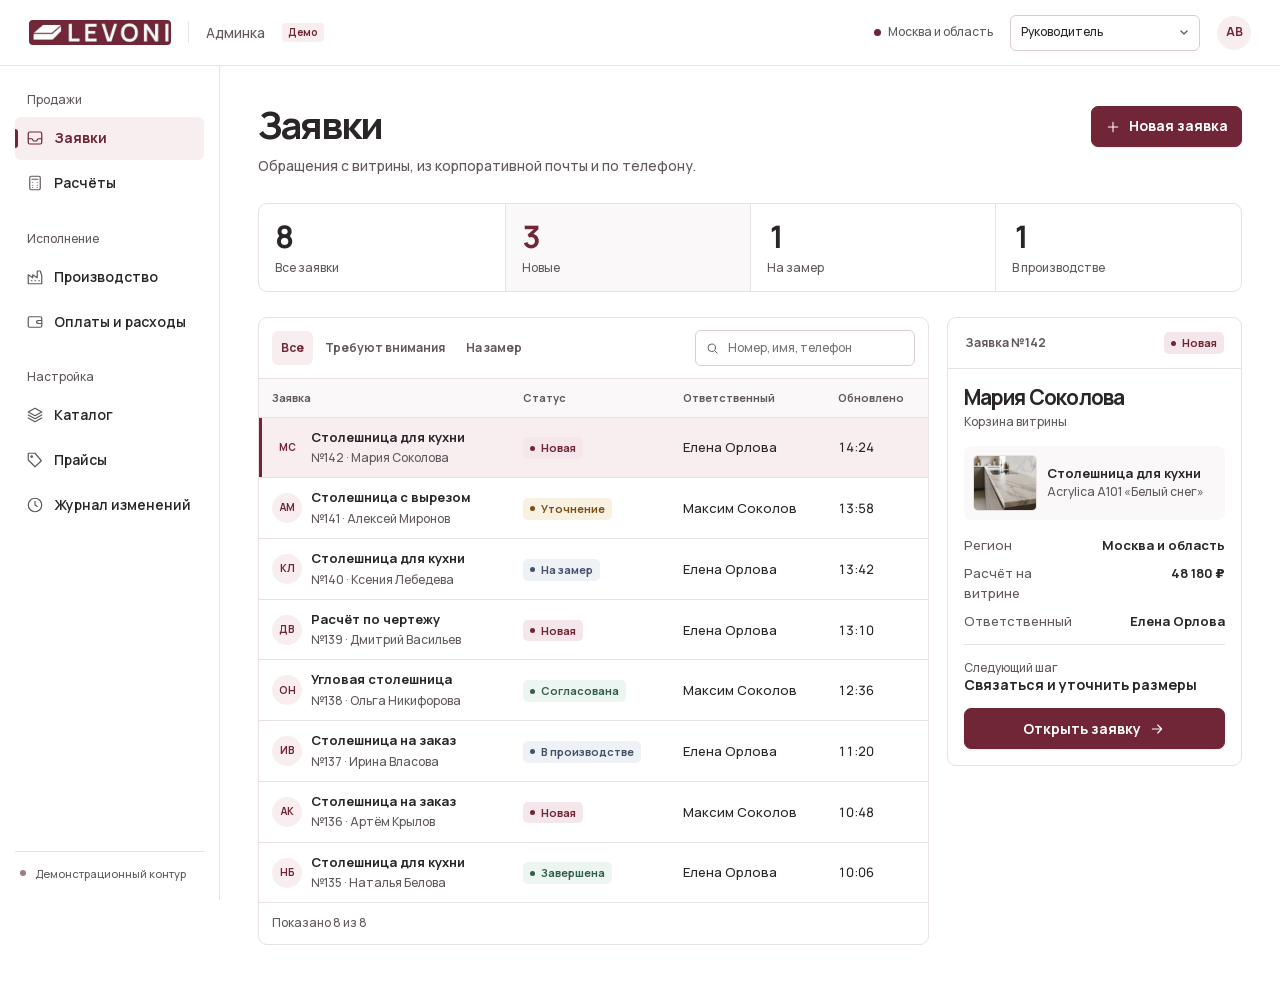
<file: admin/index.html>
<!doctype html>
<html lang="ru">
<head>
  <meta charset="utf-8">
  <meta name="viewport" content="width=device-width, initial-scale=1">
  <meta name="robots" content="noindex,nofollow">
  <title>LEVONI · Админка</title>
  <link rel="stylesheet" href="styles.css">
  <script defer src="specification.js"></script>
  <script defer src="app.js"></script>
</head>
<body>
  <a class="skip-link" href="#workspace">К рабочей области</a>
  <header class="topbar">
    <div class="identity">
      <button class="icon-btn menu-toggle" type="button" data-action="menu" aria-label="Меню" aria-controls="sidebar" aria-expanded="false">☰</button>
      <a class="wordmark" href="#leads" aria-label="LEVONI, заявки"><img src="assets/levoni-brand.png" width="676" height="120" alt="LEVONI"></a>
      <span class="workspace-name">Админка</span>
      <span class="demo-label">Демо</span>
    </div>
    <div class="topbar-tools">
      <span class="location"><span class="location-dot" aria-hidden="true"></span>Москва и область</span>
      <label class="role-select">
        <span class="sr-only">Роль в макете</span>
        <select id="role">
          <option value="leadership">Руководитель</option>
          <option value="manager">Менеджер</option>
          <option value="catalog">Администратор каталога</option>
          <option value="accounting">Бухгалтерия</option>
        </select>
      </label>
      <span class="avatar" id="avatar" aria-hidden="true">АВ</span>
    </div>
  </header>
  <div class="shell">
    <aside class="sidebar" id="sidebar">
      <nav id="navigation" aria-label="Разделы админки"></nav>
      <div class="sidebar-footer"><span class="status-dot" aria-hidden="true"></span>Демонстрационный контур</div>
    </aside>
    <main class="workspace" id="workspace" tabindex="-1"></main>
  </div>
  <dialog id="dialog" aria-labelledby="dialog-title"></dialog>
  <div id="notification" class="notification" role="status" aria-live="polite"></div>
</body>
</html>
</file>
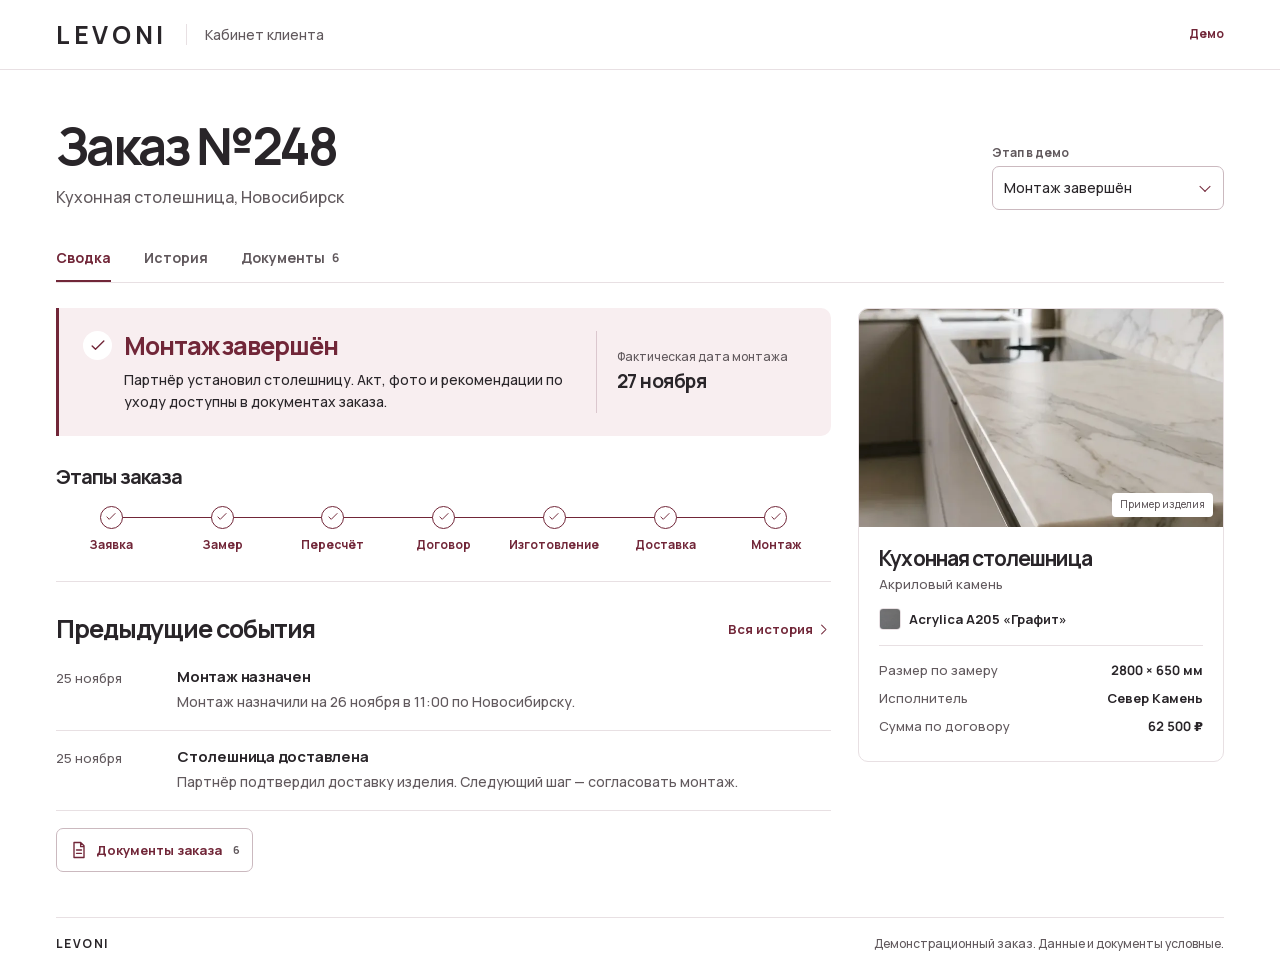
<file: client/index.html>
<!doctype html>
<html lang="ru">
<head>
  <meta charset="utf-8">
  <meta name="viewport" content="width=device-width, initial-scale=1">
  <meta name="robots" content="noindex,nofollow">
  <title>Заказ №248 • LEVONI</title>
  <link rel="icon" href="data:,">
  <link rel="stylesheet" href="styles.css">
  <script defer src="app.js"></script>
</head>
<body>
  <a class="skip" href="#content">К содержанию</a>
  <header class="masthead">
    <div class="wrap masthead-inner">
      <a class="wordmark" href="./" aria-label="LEVONI, кабинет клиента">LEVONI</a>
      <span class="account-label">Кабинет клиента</span>
      <span class="demo-label">Демо</span>
    </div>
  </header>

  <main class="wrap">
    <div class="order-head">
      <div>
        <h1>Заказ №248</h1>
        <p>Кухонная столешница, Новосибирск</p>
      </div>
      <div class="demo-control">
        <label for="demo-stage">Этап в демо</label>
        <span class="stage-field"><select id="demo-stage"></select></span>
      </div>
    </div>
    <nav class="tabs" aria-label="Разделы заказа">
      <a href="#order" data-view="order">Сводка</a>
      <a href="#history" data-view="history">История</a>
      <a href="#documents" data-view="documents">Документы <span class="count" id="document-count" aria-hidden="true"></span></a>
    </nav>
    <p class="sr-only" id="announcement" role="status"></p>
    <div id="content" tabindex="-1"></div>
    <noscript><p>Для просмотра статусов и документов в макете включите JavaScript.</p></noscript>
  </main>

  <footer class="wrap footer">
    <span>LEVONI</span>
    <p>Демонстрационный заказ. Данные и документы условные.</p>
  </footer>
</body>
</html>
</file>
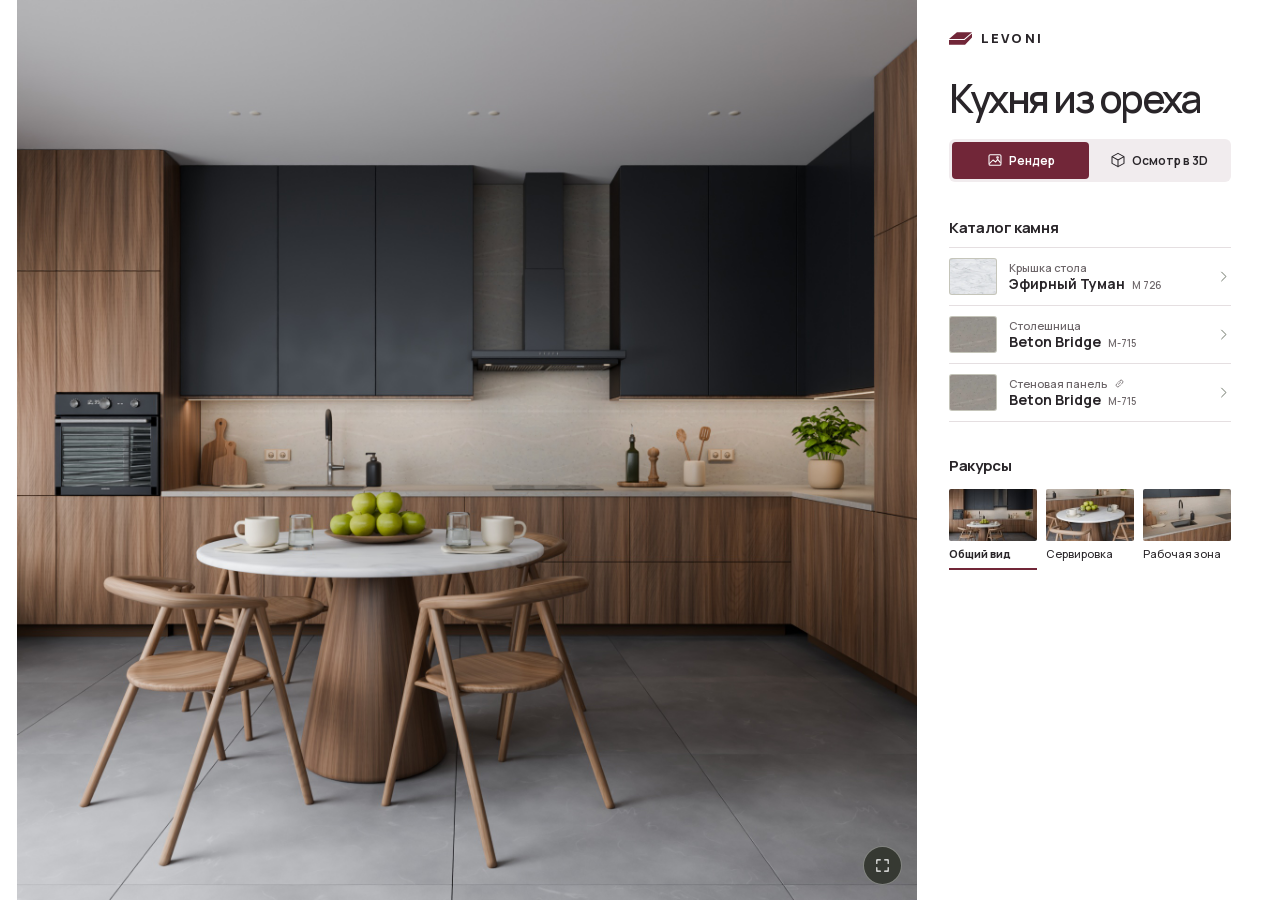
<file: interior/index.html>
<!doctype html>
<html lang="ru">
<head>
  <meta charset="utf-8">
  <meta name="viewport" content="width=device-width, initial-scale=1">
  <meta name="theme-color" content="#e7e8e2">
  <title>Кухня из ореха · LEVONI</title>
  <script>if (new URLSearchParams(location.search).has('decor')) document.documentElement.classList.add('opening-decor')</script>
  <style>
    @font-face{font-family:Manrope;src:url("[data-uri]") format("woff2");font-weight:200 800;font-display:swap;unicode-range:U+0400-052F}
    @font-face{font-family:Manrope;src:url("[data-uri]") format("woff2");font-weight:200 800;font-display:swap;unicode-range:U+0000-024F,U+2000-206F,U+20AC,U+2116}
    :root{--paper:#e7e8e2;--panel:#f5f6f0;--ink:#282d25;--muted:#595e55;--line:#c9ccc1;--accent:#424d3b;--focus:#566b42;--segment:#e0e3d9;--field:#fbfcf7}
    .shop-interior{--paper:#f6f3f4;--panel:#fff;--ink:#292529;--muted:#6c6568;--line:#e5dfe1;--accent:#712638;--focus:#712638;--segment:#f1ecee;--field:#fff}
    *{box-sizing:border-box}
    body{margin:0;color:var(--ink);background:var(--paper);font:500 15px/1.45 Manrope,Arial,sans-serif;-webkit-font-smoothing:antialiased}
    button,a{font:inherit;color:inherit}
    button{cursor:pointer}
    button:focus-visible,a:focus-visible,canvas:focus-visible{outline:3px solid var(--focus);outline-offset:4px}
    [hidden]{display:none!important}
    .defs{position:absolute;width:0;height:0;overflow:hidden}
    .icon{width:20px;height:20px;fill:none;stroke:currentColor;stroke-width:1.55;stroke-linecap:round;stroke-linejoin:round;flex:none}
    .layout{max-width:1570px;margin:auto;padding:clamp(16px,3.5vh,46px) clamp(18px,3.5vw,65px);min-height:100svh;display:grid;align-content:center}
    .viewer{display:grid;grid-template-columns:minmax(0,1fr) clamp(310px,27vw,390px);margin:auto;width:min(100%,calc(92svh + clamp(310px,27vw,390px)));background:var(--panel);box-shadow:0 15px 58px -29px #242b2538}
    @media(min-width:801px){.shop-interior{background:var(--panel)}.shop-interior .layout{max-width:none;padding:0}.shop-interior .viewer{box-shadow:none;width:min(100%,calc(100svh + clamp(310px,27vw,390px)))}}
    .stage{aspect-ratio:1;position:relative;isolation:isolate;min-width:0;overflow:hidden;background:#302e2a;align-self:start}
    .photo-frame{position:absolute;width:var(--photo-size,100%);aspect-ratio:1;top:50%;left:50%;transform:translate(-50%,-50%)}
    .opening-decor .photo-frame{visibility:hidden}
    .opening-decor .stage::before{content:"Загружаем интерьер…";position:absolute;inset:0;display:grid;place-items:center;color:#fff;font-size:14px}
    .surface-choice.from-card .target-name{color:var(--accent);font-weight:750}
    .shop-interior .surface-choice.from-card>img{outline:2px solid var(--accent);outline-offset:1px}
    .poster,.surface,.surface canvas{display:block;width:100%;height:100%}
    .poster,.surface,.finish-layer{position:absolute;inset:0}
    .poster,.finish-layer{user-select:none;pointer-events:none}
    .finish-layer{inset:auto;display:block}
    .surface canvas{touch-action:none;cursor:grab}
    .surface canvas:active{cursor:grabbing}
    .stage:fullscreen,.stage.expanded{background:#21241f;width:100%;height:100%;aspect-ratio:auto}
    .stage.expanded{position:fixed;inset:0;z-index:8}
    .stagebar{position:absolute;right:15px;bottom:15px;display:flex;gap:6px;align-items:center}
    .tool{width:39px;height:39px;border:1px solid #ffffff60;border-radius:50%;background:#262920c7;color:white;display:grid;place-items:center;backdrop-filter:blur(7px)}
    .tool:hover{background:#252a22}.tool .icon{width:17px;height:17px}
    .message{position:absolute;left:50%;top:50%;transform:translate(-50%,-50%);border-radius:5px;background:#272d24e8;color:#fff;padding:12px 18px;text-align:center;font-size:14px;pointer-events:none}
    .side{position:relative;min-width:0;min-height:0}
    .overview,.picker{position:absolute;inset:0;padding:clamp(20px,2.5vw,36px);min-height:0;display:flex;flex-direction:column}
    .overview{overflow:auto;scrollbar-width:thin}
    .signature{display:flex;align-items:center;gap:9px;font-size:13px;line-height:1;letter-spacing:.16em;font-weight:800}
    .signature svg{height:21px;width:21px;stroke-width:1.35}
    h1{margin:clamp(18px,3.7vh,38px) 0 20px;font-size:clamp(32px,3.05vw,49px);letter-spacing:-.064em;font-weight:560;line-height:1.04}
    h2{font-size:15px;letter-spacing:-.025em;margin:0;font-weight:700}
    .modes{display:flex;background:var(--segment);padding:3px;border-radius:6px;gap:2px}
    .modes button{border:0;display:flex;align-items:center;justify-content:center;gap:6px;min-height:37px;border-radius:4px;flex:1;background:transparent;color:var(--ink);font-weight:650;font-size:12px;white-space:nowrap}
    .modes button[aria-pressed=true]{background:var(--accent);color:#fff}
    .modes .icon{width:16px;height:16px}
    .hint{font-size:12px;line-height:1.45;color:var(--muted);margin:8px 0 0}
    .finish-controls,.camera-list{margin-top:clamp(18px,3.7vh,37px)}
    .section-head{display:flex;align-items:center;justify-content:space-between;min-height:25px;margin-bottom:7px}
    .quiet{background:none;border:0;color:var(--muted);display:inline-flex;align-items:center;gap:6px;font-size:12px;font-weight:600;padding:3px 0}
    .quiet:hover{color:var(--accent);text-decoration:underline;text-underline-offset:3px}
    .quiet .icon{width:15px;height:15px}
    .surface-choice{width:100%;background:transparent;border:0;border-top:1px solid var(--line);padding:10px 0;display:grid;grid-template-columns:48px minmax(0,1fr) 15px;align-items:center;gap:12px;text-align:left}
    .surface-choice:last-child{border-bottom:1px solid var(--line)}
    .surface-choice:hover .chosen-name{color:var(--accent)}
    .surface-choice>img,.sample-image{background:#dbd9ce;box-shadow:inset 0 0 0 1px #282d2520}
    .surface-choice>img{display:block;width:48px;height:37px;object-fit:cover;border-radius:3px;border:1px solid #282d251e}
    .surface-choice>span{min-width:0}
    .target-name{display:flex;align-items:center;gap:6px;color:var(--muted);font-size:11px;font-weight:560;line-height:1.4}
    .target-name .icon{width:13px;height:13px}
    .chosen-value{display:flex;align-items:baseline;gap:7px;min-width:0}
    .chosen-name{display:block;font-size:14px;line-height:1.35;font-weight:700;overflow:hidden;text-overflow:ellipsis;white-space:nowrap}
    .chosen-code{color:var(--muted);flex:none;font-size:10px;font-weight:550;white-space:nowrap}
    .arrow{width:15px;height:15px;color:#6b7366}
    .camera-list{display:grid;grid-template-columns:repeat(3,minmax(0,1fr));gap:9px}
    .camera-list h2{grid-column:1/-1;margin-bottom:3px}
    .view{margin:0;padding:0 0 7px;border:0;border-bottom:2px solid transparent;display:flex;flex-direction:column;align-items:flex-start;gap:6px;text-align:left;background:transparent;font-size:11px;line-height:1.3}
    .view img{width:100%;aspect-ratio:1.7;object-fit:cover;border-radius:2px}
    .view[aria-pressed=true]{border-bottom-color:var(--accent);font-weight:750}
    .view:hover{color:var(--accent)}
    .bottom{margin-top:auto;padding-top:clamp(18px,3vh,38px)}
    .download{display:inline-flex;align-items:center;gap:8px;text-decoration:none;font-weight:650;font-size:12px}
    .download:hover{text-decoration:underline;text-underline-offset:4px}
    .download .icon{width:16px;height:16px}
    .picker{overflow:hidden}
    .picker-top{display:flex;align-items:center;justify-content:space-between;min-height:28px}
    .back{display:inline-flex;gap:8px;align-items:center;border:0;background:transparent;padding:4px 0;color:var(--muted);font-size:12px;font-weight:650}
    .back .icon{width:16px;height:16px;transform:rotate(180deg)}
    .picker-count{color:var(--muted);font-size:11px;font-variant-numeric:tabular-nums}
    .picker h2{margin:17px 0 13px;font-size:clamp(24px,2.35vw,34px);line-height:1.1;letter-spacing:-.052em;font-weight:590}
    .search-box{display:flex;align-items:center;gap:8px;border:1px solid var(--line);border-radius:4px;background:var(--field);padding:0 10px;flex:none}
    .search-box:focus-within{outline:2px solid var(--focus);outline-offset:1px}
    .search-box .icon{width:16px;height:16px;color:var(--muted)}
    .search-box input{background:none;border:0;color:var(--ink);width:100%;min-width:0;font:inherit;font-size:12px;padding:10px 0;outline:0}
    .link-label{display:flex;align-items:center;gap:8px;cursor:pointer;font-size:12px;font-weight:650;margin:12px 0 0}
    .link-label input{accent-color:var(--accent);margin:0;width:16px;height:16px}
    .catalog-scroll{overflow:auto;overscroll-behavior:contain;scrollbar-width:thin;margin:15px -5px 0;padding:2px 5px 6px;min-height:0}
    .catalog-grid{display:grid;grid-template-columns:repeat(2,minmax(0,1fr));gap:13px 10px}
    .sample{background:none;border:0;text-align:left;padding:2px;min-width:0;display:flex;flex-direction:column;align-items:stretch;gap:0;color:var(--ink)}
    .sample-image{display:block;position:relative;border-radius:3px;overflow:hidden;border:1px solid #363c2e26;aspect-ratio:2.05}
    .sample-image img{display:block;width:100%;height:100%;object-fit:cover}
    .sample-check{display:none;position:absolute;right:5px;bottom:5px;background:var(--accent);color:white;border:1px solid #ffffffad;border-radius:50%;padding:2px;width:18px;height:18px}
    .sample[aria-pressed=true] .sample-check{display:block}
    .sample[aria-pressed=true] .sample-image{outline:2px solid var(--accent);outline-offset:1px}
    .sample:hover .sample-image{border-color:var(--accent)}
    .sample-name{font-weight:700;font-size:12px;line-height:1.35;margin-top:6px}
    .sample-code{color:var(--muted);font-size:10px;line-height:1.4;margin-top:1px}
    .empty{font-size:13px;color:var(--muted);margin:8px 0}
    @media(max-width:800px){
      .layout{min-height:auto;padding:0;max-width:660px}
      .viewer{display:flex;flex-direction:column;width:100%;box-shadow:none}
      .stage{width:100%;align-self:center}
      .overview,.picker{position:static;padding:20px clamp(18px,4vw,32px) 26px}
      .signature{font-size:11px;gap:6px}.signature svg{width:17px;height:17px}
      h1{font-size:clamp(31px,6vw,42px);margin:12px 0 14px}
      .modes{max-width:360px}
      .finish-controls,.camera-list{margin-top:21px}
      .surface-choice{padding:8px 0}
      .view{font-size:12px}.view img{aspect-ratio:2.1}
      .bottom{padding-top:20px}.stagebar{bottom:11px;right:11px}
      body.choosing .viewer{height:100svh}
      body.choosing .stage:not(:fullscreen):not(.expanded){height:min(42svh,100vw);aspect-ratio:auto;flex:none}
      body.choosing .side{flex:1;min-height:0}
      .picker{height:100%;padding-top:10px;padding-bottom:max(8px,env(safe-area-inset-bottom))}
      .picker h2{font-size:24px;margin:6px 0 10px}
      .catalog-scroll{margin-top:9px}
      .catalog-grid{grid-template-columns:repeat(auto-fit,minmax(min(125px,42%),1fr));gap:10px}
    }
    @media(max-width:380px){.view{font-size:11px}.tool{width:36px;height:36px}}
    @media(max-width:800px) and (max-height:570px){body.choosing .stage:not(:fullscreen):not(.expanded){height:26svh}.picker h2{font-size:20px}.search-box input{padding:7px 0}}
  </style>
</head>
<body class="shop-interior">
  <svg class="defs" xmlns="http://www.w3.org/2000/svg" aria-hidden="true">
    <symbol id="i-render" viewBox="0 0 24 24"><rect x="3" y="4" width="18" height="16" rx="2"/><path d="m4 17 5-5 4 3 3-4 4 5"/><circle cx="15.8" cy="8.3" r="1.2"/></symbol>
    <symbol id="i-cube" viewBox="0 0 24 24"><path d="m12 2 9 5v10l-9 5-9-5V7zM3 7l9 5 9-5m-9 5v10"/></symbol>
    <symbol id="i-expand" viewBox="0 0 24 24"><path d="M4 9V4h5m6 0h5v5m0 6v5h-5m-6 0H4v-5"/></symbol>
    <symbol id="i-fit" viewBox="0 0 24 24"><path d="M3 9h6V3m12 6h-6V3m0 18v-6h6m-12 6v-6H3"/></symbol>
    <symbol id="i-reset" viewBox="0 0 24 24"><path d="M4 10a8 8 0 1 1 .8 6M4 5v5h5"/></symbol>
    <symbol id="i-plus" viewBox="0 0 24 24"><path d="M5 12h14m-7-7v14"/></symbol>
    <symbol id="i-minus" viewBox="0 0 24 24"><path d="M5 12h14"/></symbol>
    <symbol id="i-down" viewBox="0 0 24 24"><path d="M12 3v11m-4-4 4 4 4-4M4 15v4h16v-4"/></symbol>
    <symbol id="i-chevron" viewBox="0 0 24 24"><path d="m9 5 7 7-7 7"/></symbol>
    <symbol id="i-link" viewBox="0 0 24 24"><path d="m10 13.5 4-4m-5.7 1.8L6.5 13a3.2 3.2 0 0 0 4.5 4.5l2.7-2.7m-3.4-5.6L13 6.5a3.2 3.2 0 0 1 4.5 4.5l-1.8 1.8"/></symbol>
    <symbol id="i-check" viewBox="0 0 24 24"><path d="m5 12 4.5 4.5L19 7"/></symbol>
    <symbol id="i-search" viewBox="0 0 24 24"><circle cx="10.4" cy="10.4" r="6.4"/><path d="m15.2 15.2 5 5"/></symbol>
  </svg>
  <main class="layout">
    <div class="viewer">
      <section class="stage" id="stage" aria-label="Просмотр кухни">
        <div class="photo-frame" id="photo-frame">
          <img id="poster" class="poster" alt="Общий вид кухни из ореха" >
          <div id="finish-layers" aria-hidden="true"></div>
        </div>
        <div class="surface" id="surface" hidden></div>
        <div class="message" id="message" role="status" hidden></div>
        <div class="stagebar">
          <button id="zoomout" class="tool live-tool" title="Отдалить" aria-label="Отдалить" hidden><svg class="icon"><use href="#i-minus"/></svg></button>
          <button id="zoomin" class="tool live-tool" title="Приблизить" aria-label="Приблизить" hidden><svg class="icon"><use href="#i-plus"/></svg></button>
          <button id="reset" class="tool live-tool" title="Вернуть ракурс" aria-label="Вернуть ракурс" hidden><svg class="icon"><use href="#i-reset"/></svg></button>
          <button id="expand" class="tool" title="На весь экран" aria-label="На весь экран"><svg class="icon"><use href="#i-expand"/></svg></button>
        </div>
      </section>
      <aside class="side" aria-label="Управление просмотром">
        <div id="overview" class="overview">
        <div class="signature"><img src="[data-uri]" width="23" height="13" alt="">LEVONI</div>
        <h1>Кухня из ореха</h1>
        <div class="modes" role="group" aria-label="Режим просмотра">
          <button id="still" aria-pressed="true"><svg class="icon"><use href="#i-render"/></svg>Рендер</button>
          <button id="live" aria-pressed="false"><svg class="icon"><use href="#i-cube"/></svg>Осмотр в 3D</button>
        </div>
        <p class="hint" id="hint" hidden>Тяните для поворота. Приближайте колесом или двумя пальцами.</p>
        <section class="finish-controls" aria-labelledby="finishes-title">
          <div class="section-head"><h2 id="finishes-title">Каталог камня</h2>
            <button id="reset-finishes" class="quiet" aria-label="Вернуть исходную отделку" hidden><svg class="icon" aria-hidden="true"><use href="#i-reset"/></svg>Сбросить</button>
          </div>
          <div id="surface-choices"></div>
        </section>
        <div class="camera-list" role="group" aria-labelledby="views-title">
          <h2 id="views-title">Ракурсы</h2>
          <button class="view" aria-pressed="true"><img src="views/general-thumb.jpg" alt=""><span>Общий вид</span></button>
<button class="view" aria-pressed="false"><img src="views/table-thumb.jpg" alt=""><span>Сервировка</span></button>
<button class="view" aria-pressed="false"><img src="views/worktop-thumb.jpg" alt=""><span>Рабочая зона</span></button>
        </div>

        </div>
        <section id="picker" class="picker" aria-labelledby="picker-title" hidden>
          <div class="picker-top"><button class="back" id="close-picker"><svg class="icon" aria-hidden="true"><use href="#i-chevron"/></svg>К сцене</button><span id="picker-count" class="picker-count" aria-live="polite"></span></div>
          <h2 id="picker-title" tabindex="-1"></h2>
          <label class="search-box"><svg class="icon" aria-hidden="true"><use href="#i-search"/></svg><input id="catalog-search" type="search" placeholder="Название, бренд или артикул" aria-label="Поиск по каталогу" autocomplete="off"></label>
          <label id="wall-link-label" class="link-label" hidden><input type="checkbox" id="wall-linked">В тон столешницы</label>
          <div class="catalog-scroll" id="catalog-scroll"><div class="catalog-grid" id="catalog-grid"></div><p id="no-finishes" class="empty" hidden>Декоры не найдены. Попробуйте другой запрос.</p></div>
        </section>
      </aside>
    </div>
  </main>
  <script type="application/json" id="catalog-data">{"surfaces":{"table":"Крышка стола","counter":"Столешница","wall":"Стеновая панель"},"defaults":{"table":"grandex-m726","counter":"grandex-m715","wall":"grandex-m715"},"finishes":[{"id":"a101","name":"Белый снег","brand":"Acrylica","code":"A101","kind":"acrylic","swatch":"a101s","chip":"swatches/a101.webp","roughness":0.38,"span":[0.62,0.318158]},{"id":"a205","name":"Графит","brand":"Acrylica","code":"A205","kind":"acrylic","swatch":"a205s","chip":"swatches/a205.webp","roughness":0.38,"span":[0.54,0.23625]},{"id":"r677","name":"Московская ночь","brand":"Avarus","code":"R677","kind":"quartz","swatch":"r677s","chip":"swatches/r677.webp","roughness":0.22,"span":[5.3,2.587862]},{"id":"r711","name":"Белый мрамор","brand":"Avarus","code":"R711","kind":"quartz","swatch":"r711s","chip":"swatches/r711.webp","roughness":0.22,"span":[0.52,0.251875]},{"id":"avant-demo","name":"Демонстрационный оттенок","brand":"Avant","code":"DEMO-01","kind":"quartz","swatch":"avants","chip":"swatches/avant-demo.webp","roughness":0.22,"span":[1.24,0.275556]},{"id":"grandex-m726","name":"Эфирный Туман","brand":"Grandex","code":"M 726","kind":"acrylic","swatch":"ether-swatch","chip":"swatches/grandex-m726.webp","roughness":0.38,"span":[3.28,1.515921]},{"id":"avant-quartz-9172","name":"Блаве","brand":"Avant Quartz","code":"9172","kind":"quartz","swatch":"blave-swatch","chip":"swatches/avant-quartz-9172.webp","roughness":0.22,"span":[3.4,1.571382]},{"id":"techgres-tg7777","name":"Абу-Даби Мрамор","brand":"TechGres","code":"TG7777","kind":"ceramic","swatch":"abu-swatch","chip":"swatches/techgres-tg7777.webp","roughness":0.29,"span":[4.68,2.162961]},{"id":"hanex-n-white","name":"N-White","brand":"Hanex","code":"S-008","kind":"acrylic","swatch":"hanex-white","chip":"swatches/hanex-n-white.webp","roughness":0.38,"span":[0.4,0.4]},{"id":"hanex-beige-breeze","name":"Beige Breeze","brand":"Hanex","code":"S-018","kind":"acrylic","swatch":"hanex-beige","chip":"swatches/hanex-beige-breeze.webp","roughness":0.38,"span":[0.4,0.4]},{"id":"staron-fg144","name":"Glimmer","brand":"Staron","code":"FG144","kind":"acrylic","swatch":"staron-glimmer","chip":"swatches/staron-fg144.webp","roughness":0.38,"span":[0.29,0.29]},{"id":"himacs-m601","name":"Aurora Torano","brand":"HI-MACS","code":"M601","kind":"acrylic","swatch":"himacs-torano","chip":"swatches/himacs-m601.webp","roughness":0.38,"span":[1.3,1.3]},{"id":"grandex-m715","name":"Beton Bridge","brand":"Grandex","code":"M-715","kind":"acrylic","swatch":"grandex-beton","chip":"swatches/grandex-m715.webp","roughness":0.38,"span":[0.94,0.94]},{"id":"corian-cameo","name":"Cameo White","brand":"Corian","code":"","kind":"acrylic","swatch":"corian-cameo","chip":"swatches/corian-cameo.webp","roughness":0.38,"span":[0.4,0.4]},{"id":"ceramic-example","name":"Белый с прожилками","brand":"Декор проекта","code":"CER-01","kind":"ceramic","swatch":"ceramics","chip":"swatches/ceramic-example.webp","roughness":0.29,"span":[0.86,0.735362],"archived":true},{"id":"natural-example","name":"Золотистые прожилки","brand":"Декор проекта","code":"NAT-01","kind":"natural","swatch":"naturals","chip":"swatches/natural-example.webp","roughness":0.24,"span":[1.86,1.25494]}]}</script>
  <script type="application/json" id="views-data">[{"label":"Общий вид","position":[0.0,1.2300000190734863,3.450000047683716],"target":[0.0,1.23,0.03],"lens":32.0,"shift":-0.014000000432133675,"id":"general","surface":null,"layers":{"table":{"rect":[0.19921875,0.58671875,0.38671875,0.05625],"images":{"a101":"views/general/table-a101.webp","a205":"views/general/table-a205.webp","r677":"views/general/table-r677.webp","r711":"views/general/table-r711.webp","avant-demo":"views/general/table-avant-demo.webp","avant-quartz-9172":"views/general/table-avant-quartz-9172.webp","techgres-tg7777":"views/general/table-techgres-tg7777.webp","hanex-n-white":"views/general/table-hanex-n-white.webp","hanex-beige-breeze":"views/general/table-hanex-beige-breeze.webp","staron-fg144":"views/general/table-staron-fg144.webp","himacs-m601":"views/general/table-himacs-m601.webp","grandex-m715":"views/general/table-grandex-m715.webp","corian-cameo":"views/general/table-corian-cameo.webp","ceramic-example":"views/general/table-ceramic-example.webp","natural-example":"views/general/table-natural-example.webp"}},"counter":{"rect":[0.159375,0.5375,0.79375,0.03046875],"images":{"a101":"views/general/counter-a101.webp","a205":"views/general/counter-a205.webp","r677":"views/general/counter-r677.webp","r711":"views/general/counter-r711.webp","avant-demo":"views/general/counter-avant-demo.webp","grandex-m726":"views/general/counter-grandex-m726.webp","avant-quartz-9172":"views/general/counter-avant-quartz-9172.webp","techgres-tg7777":"views/general/counter-techgres-tg7777.webp","hanex-n-white":"views/general/counter-hanex-n-white.webp","hanex-beige-breeze":"views/general/counter-hanex-beige-breeze.webp","staron-fg144":"views/general/counter-staron-fg144.webp","himacs-m601":"views/general/counter-himacs-m601.webp","corian-cameo":"views/general/counter-corian-cameo.webp","ceramic-example":"views/general/counter-ceramic-example.webp","natural-example":"views/general/counter-natural-example.webp"}},"wall":{"rect":[0.203125,0.20390625,0.75078125,0.33671875],"images":{"a101":"views/general/wall-a101.webp","a205":"views/general/wall-a205.webp","r677":"views/general/wall-r677.webp","r711":"views/general/wall-r711.webp","avant-demo":"views/general/wall-avant-demo.webp","grandex-m726":"views/general/wall-grandex-m726.webp","avant-quartz-9172":"views/general/wall-avant-quartz-9172.webp","techgres-tg7777":"views/general/wall-techgres-tg7777.webp","hanex-n-white":"views/general/wall-hanex-n-white.webp","hanex-beige-breeze":"views/general/wall-hanex-beige-breeze.webp","staron-fg144":"views/general/wall-staron-fg144.webp","himacs-m601":"views/general/wall-himacs-m601.webp","corian-cameo":"views/general/wall-corian-cameo.webp","ceramic-example":"views/general/wall-ceramic-example.webp","natural-example":"views/general/wall-natural-example.webp"}}},"image":"views/general.jpg"},{"label":"Сервировка","position":[-1.399999976158142,1.309999942779541,2.240000009536743],"target":[-0.369,0.742,0.294],"lens":47.0,"shift":0.0,"id":"table","surface":"table","layers":{"table":{"rect":[0.1140625,0.403125,0.7828125,0.18828125],"images":{"a101":"views/table/table-a101.webp","a205":"views/table/table-a205.webp","r677":"views/table/table-r677.webp","r711":"views/table/table-r711.webp","avant-demo":"views/table/table-avant-demo.webp","avant-quartz-9172":"views/table/table-avant-quartz-9172.webp","techgres-tg7777":"views/table/table-techgres-tg7777.webp","hanex-n-white":"views/table/table-hanex-n-white.webp","hanex-beige-breeze":"views/table/table-hanex-beige-breeze.webp","staron-fg144":"views/table/table-staron-fg144.webp","himacs-m601":"views/table/table-himacs-m601.webp","grandex-m715":"views/table/table-grandex-m715.webp","corian-cameo":"views/table/table-corian-cameo.webp","ceramic-example":"views/table/table-ceramic-example.webp","natural-example":"views/table/table-natural-example.webp"}},"counter":{"rect":[0.0,0.26015625,1.0,0.07734375],"images":{"a101":"views/table/counter-a101.webp","a205":"views/table/counter-a205.webp","r677":"views/table/counter-r677.webp","r711":"views/table/counter-r711.webp","avant-demo":"views/table/counter-avant-demo.webp","grandex-m726":"views/table/counter-grandex-m726.webp","avant-quartz-9172":"views/table/counter-avant-quartz-9172.webp","techgres-tg7777":"views/table/counter-techgres-tg7777.webp","hanex-n-white":"views/table/counter-hanex-n-white.webp","hanex-beige-breeze":"views/table/counter-hanex-beige-breeze.webp","staron-fg144":"views/table/counter-staron-fg144.webp","himacs-m601":"views/table/counter-himacs-m601.webp","corian-cameo":"views/table/counter-corian-cameo.webp","ceramic-example":"views/table/counter-ceramic-example.webp","natural-example":"views/table/counter-natural-example.webp"}},"wall":{"rect":[0.0,0.0,1.0,0.30078125],"images":{"a101":"views/table/wall-a101.webp","a205":"views/table/wall-a205.webp","r677":"views/table/wall-r677.webp","r711":"views/table/wall-r711.webp","avant-demo":"views/table/wall-avant-demo.webp","grandex-m726":"views/table/wall-grandex-m726.webp","avant-quartz-9172":"views/table/wall-avant-quartz-9172.webp","techgres-tg7777":"views/table/wall-techgres-tg7777.webp","hanex-n-white":"views/table/wall-hanex-n-white.webp","hanex-beige-breeze":"views/table/wall-hanex-beige-breeze.webp","staron-fg144":"views/table/wall-staron-fg144.webp","himacs-m601":"views/table/wall-himacs-m601.webp","corian-cameo":"views/table/wall-corian-cameo.webp","ceramic-example":"views/table/wall-ceramic-example.webp","natural-example":"views/table/wall-natural-example.webp"}}},"image":"views/table.jpg"},{"label":"Рабочая зона","position":[-1.6699999570846558,1.6299999952316284,0.10000000149011612],"target":[-0.8,1.065,-1.76],"lens":37.5,"shift":0.0,"id":"worktop","surface":"counter","layers":{"counter":{"rect":[0.0,0.4609375,1.0,0.32265625],"images":{"a101":"views/worktop/counter-a101.webp","a205":"views/worktop/counter-a205.webp","r677":"views/worktop/counter-r677.webp","r711":"views/worktop/counter-r711.webp","avant-demo":"views/worktop/counter-avant-demo.webp","grandex-m726":"views/worktop/counter-grandex-m726.webp","avant-quartz-9172":"views/worktop/counter-avant-quartz-9172.webp","techgres-tg7777":"views/worktop/counter-techgres-tg7777.webp","hanex-n-white":"views/worktop/counter-hanex-n-white.webp","hanex-beige-breeze":"views/worktop/counter-hanex-beige-breeze.webp","staron-fg144":"views/worktop/counter-staron-fg144.webp","himacs-m601":"views/worktop/counter-himacs-m601.webp","corian-cameo":"views/worktop/counter-corian-cameo.webp","ceramic-example":"views/worktop/counter-ceramic-example.webp","natural-example":"views/worktop/counter-natural-example.webp"}},"wall":{"rect":[0.0,0.19140625,1.0,0.38671875],"images":{"a101":"views/worktop/wall-a101.webp","a205":"views/worktop/wall-a205.webp","r677":"views/worktop/wall-r677.webp","r711":"views/worktop/wall-r711.webp","avant-demo":"views/worktop/wall-avant-demo.webp","grandex-m726":"views/worktop/wall-grandex-m726.webp","avant-quartz-9172":"views/worktop/wall-avant-quartz-9172.webp","techgres-tg7777":"views/worktop/wall-techgres-tg7777.webp","hanex-n-white":"views/worktop/wall-hanex-n-white.webp","hanex-beige-breeze":"views/worktop/wall-hanex-beige-breeze.webp","staron-fg144":"views/worktop/wall-staron-fg144.webp","himacs-m601":"views/worktop/wall-himacs-m601.webp","corian-cameo":"views/worktop/wall-corian-cameo.webp","ceramic-example":"views/worktop/wall-ceramic-example.webp","natural-example":"views/worktop/wall-natural-example.webp"}}},"image":"views/worktop.jpg"}]</script>
  <script type="application/octet-stream" id="floor-data"></script>
  <script type="application/octet-stream" id="ceiling-data"></script>
  <script type="application/octet-stream" id="facade-data"></script>
  <script type="application/octet-stream" id="environment-data"></script>
  <script type="application/octet-stream" id="stone-light-data"></script>
  <script type="application/octet-stream" id="model-data" data-pack="scene-data.js"></script>
  <script src="viewer.js"></script>
</body>
</html>
</file>
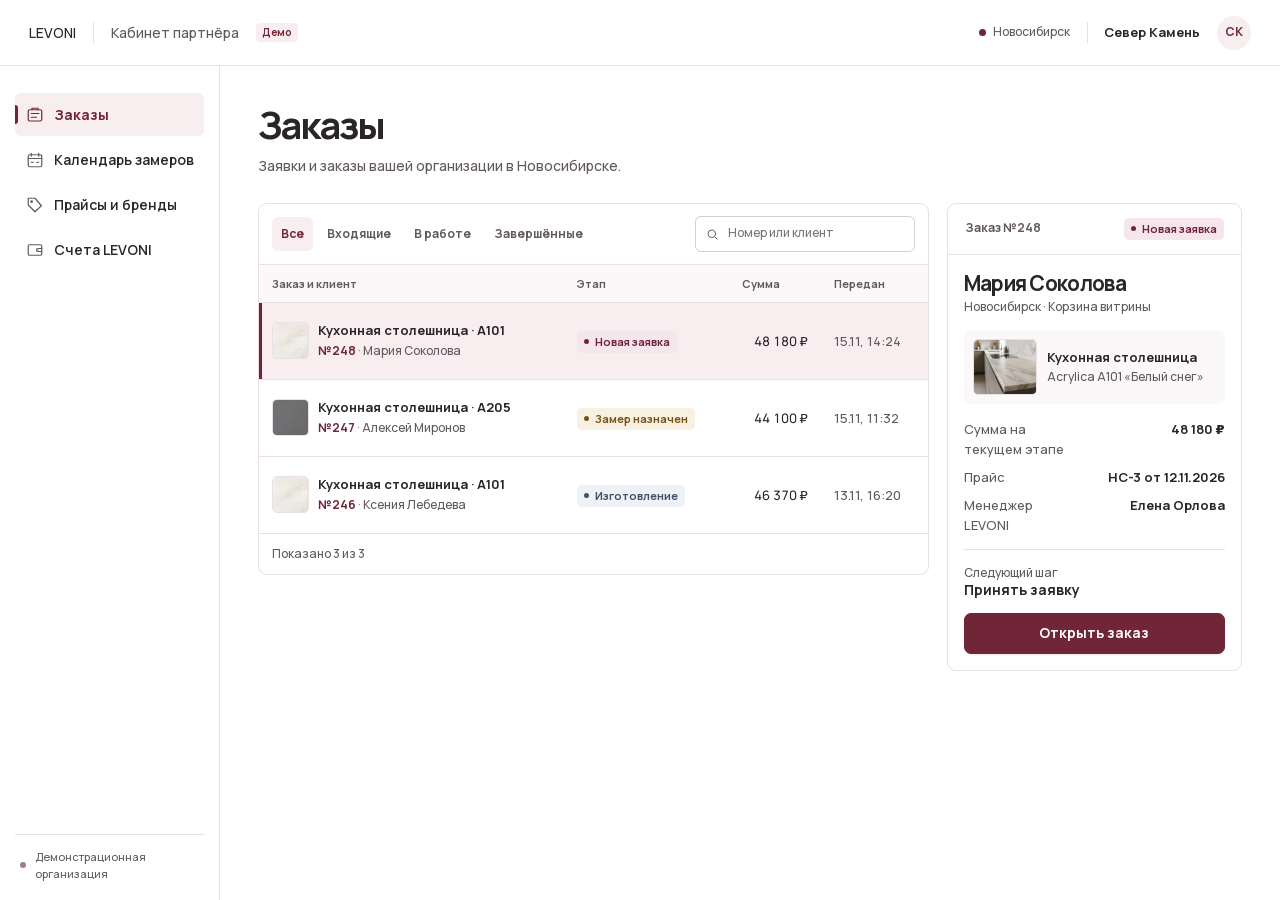
<file: partner/index.html>
<!doctype html>
<html lang="ru">
<head>
  <meta charset="utf-8">
  <meta name="viewport" content="width=device-width, initial-scale=1">
  <meta name="robots" content="noindex,nofollow">
  <title>LEVONI · Кабинет партнёра</title>
  <link rel="stylesheet" href="../admin/styles.css">
  <link rel="stylesheet" href="styles.css">
  <script defer src="app.js"></script>
</head>
<body>
  <a class="skip-link" href="#workspace">К рабочей области</a>
  <header class="topbar">
    <div class="identity">
      <button class="icon-btn menu-toggle" type="button" data-action="menu" aria-label="Меню" aria-controls="sidebar" aria-expanded="false">☰</button>
      <a class="wordmark" href="#orders" aria-label="LEVONI, список заказов">LEVONI</a>
      <span class="workspace-name">Кабинет партнёра</span>
      <span class="demo-label">Демо</span>
    </div>
    <div class="topbar-tools">
      <span class="location"><span class="location-dot" aria-hidden="true"></span>Новосибирск</span>
      <span class="partner-account">Север Камень</span>
      <span class="avatar" aria-hidden="true">СК</span>
    </div>
  </header>
  <div class="shell">
    <aside class="sidebar" id="sidebar">
      <nav id="navigation" aria-label="Разделы кабинета"></nav>
      <div class="sidebar-footer"><span class="status-dot" aria-hidden="true"></span>Демонстрационная организация</div>
    </aside>
    <main class="workspace" id="workspace" tabindex="-1"></main>
  </div>
  <dialog id="dialog" aria-labelledby="dialog-title"></dialog>
  <div id="notification" class="notification" role="status" aria-live="polite"></div>
</body>
</html>
</file>
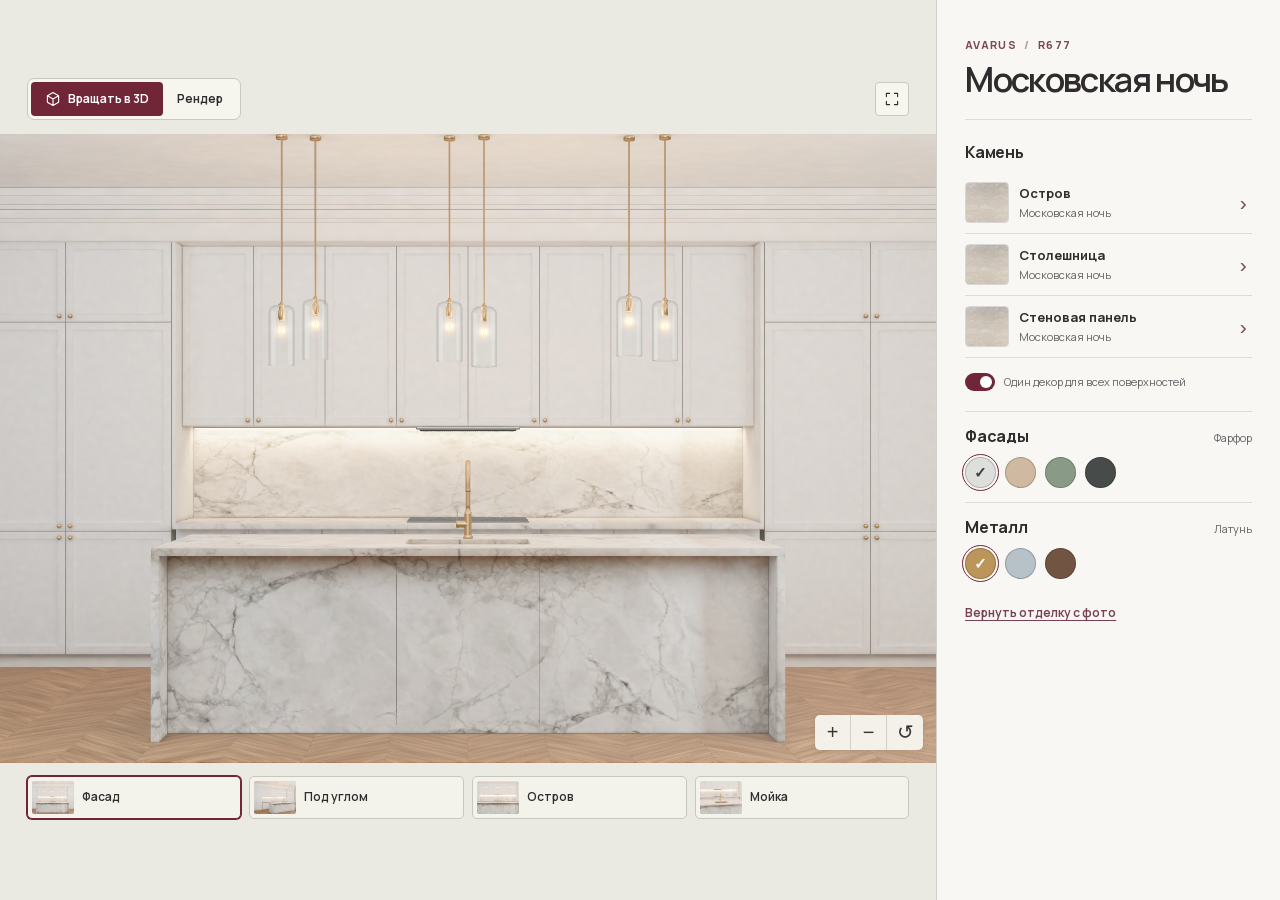
<file: interior/r677/index.html>
<!doctype html>
<html lang="ru">
<head>
  <meta charset="utf-8">
  <meta name="viewport" content="width=device-width,initial-scale=1">
  <meta name="theme-color" content="#f5f4ed">
  <title>Московская ночь · Avarus R677 · LEVONI</title>
  <link rel="stylesheet" href="./style.css">
  <script defer src="./materials.js"></script>
  <script defer src="./controls.js?v=2"></script>
</head>
<body>
  <main class="workshop">
    <section class="studio" aria-label="Визуализация кухни">
      <div class="studio-tools">
        <div class="modes" role="group" aria-label="Режим просмотра">
          <button id="mode-live" type="button" aria-pressed="true"><svg viewBox="0 0 20 20" aria-hidden="true"><path d="m10 2 7 4v8l-7 4-7-4V6l7-4Zm0 8 7-4M3 6l7 4v8"/></svg>Вращать в 3D</button>
          <button id="mode-photo" type="button" aria-pressed="false">Рендер</button>
        </div>
        <button id="expand" class="icon-button" type="button" aria-label="Во весь экран" title="Во весь экран"><svg viewBox="0 0 20 20" aria-hidden="true"><path d="M7 3H3v4m10-4h4v4M3 13v4h4m10-4v4h-4"/></svg></button>
      </div>
      <div class="stage" id="stage">
        <div class="frame" id="scene-frame">
          <img id="poster" src="./front.jpg?v=2" alt="Белая кухня с островом R677, шестью горящими лампами в стеклянных подвесах и тёплой подсветкой фартука">
          <canvas id="photographic" hidden aria-label="Рендер интерьера с выбранной отделкой"></canvas>
          <div id="live" hidden></div>
          <div id="progress" role="status">Загрузка 3D…</div>
          <div class="zoom" id="zoom" hidden>
            <button type="button" id="closer" aria-label="Приблизить" title="Приблизить">+</button>
            <button type="button" id="further" aria-label="Отдалить" title="Отдалить">−</button>
            <button type="button" id="reset-view" aria-label="Восстановить ракурс" title="Восстановить ракурс">↺</button>
          </div>
        </div>
      </div>
      <nav id="views" aria-label="Ракурсы кухни"></nav>
      <p id="message" role="status" hidden></p>
    </section>
    <aside class="finishes" aria-label="Настройка материалов">
      <section id="overview">
        <header class="product-title"><p>AVARUS <span>/</span> R677</p><h1>Московская ночь</h1></header>
        <h2>Камень</h2>
        <div id="surfaces"></div>
        <label class="link-control"><input id="linked" type="checkbox" checked><span class="switch" aria-hidden="true"></span>Один декор для всех поверхностей</label>
        <section class="trim"><div class="trim-heading"><h2>Фасады</h2><span id="paint-name"></span></div><div id="paint" class="colour-list" role="group" aria-label="Цвет фасадов"></div></section>
        <section class="trim"><div class="trim-heading"><h2>Металл</h2><span id="metal-name"></span></div><div id="metal" class="colour-list" role="group" aria-label="Отделка фурнитуры"></div></section>
        <button type="button" id="restore" class="restore">Вернуть отделку с фото</button>
      </section>
      <section id="palette" hidden aria-labelledby="palette-title">
        <button type="button" id="back">← К материалам</button>
        <h2 id="palette-title"></h2>
        <div id="choices" role="group" aria-labelledby="palette-title"></div>
      </section>
    </aside>
  </main>
</body>
</html>
</file>
<file: admin/styles.css>
@font-face {
  font-family: Manrope;
  src: url(assets/manrope-latin.woff2) format("woff2");
  font-weight: 300 700;
  font-display: swap;
  unicode-range: U+0000-00FF, U+2000-206F, U+20AC, U+2191, U+2193, U+2212, U+FEFF, U+FFFD;
}

@font-face {
  font-family: Manrope;
  src: url(assets/manrope-cyrillic.woff2) format("woff2");
  font-weight: 300 700;
  font-display: swap;
  unicode-range: U+0400-045F, U+0490-0491, U+2116;
}

:root {
  color-scheme: light;
  --ink: #292529;
  --muted: #61595d;
  --wine: #712638;
  --wine-dark: #541b29;
  --blush: #f8eef0;
  --soft: #faf8f8;
  --line: #e8e0e3;
  --white: #fff;
  --green: #315e4d;
  --amber: #785119;
  --nav-width: 220px;
  --bar-height: 66px;
}

* { box-sizing: border-box; }
body { margin: 0; background: var(--white); color: var(--ink); font: 500 14px/1.55 Manrope, system-ui, sans-serif; }
button, input, select, textarea { font: inherit; }
button, select { cursor: pointer; }
button:disabled { cursor: default; opacity: .55; }
a { color: inherit; text-decoration: none; }
:focus-visible { outline: 2px solid var(--wine); outline-offset: 3px; }
h1, h2, h3, p, dl, dd { margin: 0; }
h1, h2, h3 { font-weight: 700; line-height: 1.2; }
h1 { font-size: clamp(28px, 3vw, 40px); letter-spacing: -.055em; }
h2 { font-size: 20px; letter-spacing: -.033em; }
h3 { font-size: 15px; letter-spacing: -.015em; }
[hidden] { display: none !important; }

.icon { width: 18px; height: 18px; flex: 0 0 auto; vertical-align: middle; }
.sr-only, .skip-link:not(:focus) { position: absolute; width: 1px; height: 1px; padding: 0; margin: -1px; overflow: hidden; clip-path: inset(50%); white-space: nowrap; border: 0; }
.skip-link:focus { position: fixed; z-index: 15; top: 10px; left: 11px; padding: 10px; background: var(--white); color: var(--wine); }
.muted, .secondary-line { color: var(--muted); }
.secondary-line { line-height: 1.35; font-size: 12px; }
.numeric { font-variant-numeric: tabular-nums; }
.nowrap { white-space: nowrap; }
.text-link { color: var(--wine); font-weight: 700; text-underline-offset: 3px; }
.text-link:hover { text-decoration: underline; }
.wrap-word { overflow-wrap: anywhere; }

.topbar { position: sticky; z-index: 5; top: 0; min-height: var(--bar-height); display: flex; align-items: center; justify-content: space-between; gap: 18px; padding: 9px 29px; background: var(--white); border-bottom: 1px solid var(--line); }
.identity, .topbar-tools { display: flex; align-items: center; gap: 17px; }
.wordmark { display: block; flex: none; border-radius: 4px; overflow: hidden; }
.wordmark img { display: block; width: 142px; height: auto; }
.workspace-name { color: var(--muted); border-left: 1px solid var(--line); padding-left: 17px; }
.demo-label { padding: 2px 6px; border-radius: 4px; background: var(--blush); color: var(--wine); font-size: 10px; font-weight: 700; letter-spacing: 0; }
.location { display: inline-flex; align-items: center; gap: 7px; color: var(--muted); white-space: nowrap; font-size: 12px; }
.location-dot, .status-dot { width: 7px; height: 7px; border-radius: 50%; background: var(--wine); flex: 0 0 auto; }
.role-select select { max-width: 190px; min-height: 36px; padding: 5px 25px 5px 10px; font-size: 12px; }
.avatar, .initial { display: grid; place-content: center; flex: 0 0 auto; font-size: 12px; font-weight: 700; width: 34px; height: 34px; color: var(--wine); background: var(--blush); border-radius: 50%; }
.menu-toggle { display: none !important; }

.shell { display: grid; grid-template-columns: var(--nav-width) minmax(0, 1fr); min-height: calc(100dvh - var(--bar-height)); }
.sidebar { position: sticky; top: var(--bar-height); align-self: start; height: calc(100dvh - var(--bar-height)); display: flex; flex-direction: column; justify-content: space-between; padding: 25px 15px 18px; border-right: 1px solid var(--line); overflow: auto; background: var(--white); }
.nav-group + .nav-group { margin-top: 25px; }
.nav-label { margin: 0 12px 7px; font-size: 12px; color: var(--muted); }
.nav-link { position: relative; display: flex; align-items: center; gap: 10px; min-height: 43px; margin: 2px 0; padding: 7px 11px; border-radius: 6px; font-weight: 600; white-space: nowrap; }
.nav-link .icon { color: var(--muted); }
.nav-link:hover { background: var(--soft); }
.nav-link[aria-current] { color: var(--wine); background: var(--blush); font-weight: 700; }
.nav-link[aria-current]::before { content: ""; width: 3px; height: 19px; position: absolute; left: 0; border-radius: 0 3px 3px 0; background: var(--wine); }
.nav-link[aria-current] .icon { color: var(--wine); }
.sidebar-footer { display: flex; align-items: center; gap: 9px; padding: 13px 5px 0; color: var(--muted); font-size: 11px; border-top: 1px solid var(--line); }
.sidebar-footer .status-dot { width: 6px; height: 6px; background: #9e7e88; }

.workspace { width: 100%; max-width: 1570px; min-width: 0; margin-inline: auto; padding: 36px clamp(20px, 3vw, 45px) 52px; }
.workspace:focus { outline: none; }
.page-head { display: flex; align-items: flex-start; justify-content: space-between; gap: 16px; margin-bottom: 26px; }
.page-head p { margin-top: 7px; color: var(--muted); max-width: 62ch; }
.page-head .btn { margin-top: 4px; }
.page-title-line { display: flex; align-items: center; flex-wrap: wrap; gap: 11px; }
.back-link { display: inline-flex; align-items: center; min-height: 35px; gap: 6px; color: var(--muted); font-size: 12px; font-weight: 700; margin: -5px 0 8px; }
.back-link:hover { color: var(--wine); }
.back-link .icon { width: 15px; height: 15px; }
.btn, .icon-btn { display: inline-flex; align-items: center; justify-content: center; gap: 8px; border: 1px solid var(--line); border-radius: 7px; background: var(--white); color: var(--ink); font-weight: 700; }
.btn { min-height: 41px; padding: 8px 13px; white-space: normal; text-align: center; line-height: 1.3; }
.btn .icon { width: 16px; height: 16px; }
.btn:hover:not(:disabled), .icon-btn:hover:not(:disabled) { background: var(--soft); }
.btn.primary { background: var(--wine); color: var(--white); border-color: var(--wine); box-shadow: 0 1px 2px #47213119; }
.btn.primary:hover:not(:disabled) { background: var(--wine-dark); border-color: var(--wine-dark); }
.btn.outline { color: var(--wine); border-color: #cbb1ba; }
.btn.small { min-height: 34px; padding: 6px 10px; font-size: 12px; }
.icon-btn { width: 38px; height: 38px; padding: 0; }
.actions { display: flex; flex-wrap: wrap; gap: 8px; align-items: center; }
.full { width: 100%; }

.stats { display: grid; grid-template-columns: repeat(4, minmax(0, 1fr)); margin-bottom: 25px; border: 1px solid var(--line); border-radius: 9px; background: var(--white); }
.stats.three { grid-template-columns: repeat(3, minmax(0, 1fr)); }
.stat { min-width: 0; padding: 15px 16px 14px; }
.stat + .stat { border-left: 1px solid var(--line); }
.stat-value { display: block; font-weight: 700; font-size: clamp(23px, 3vw, 31px); letter-spacing: -.055em; line-height: 1.1; }
.stat-label { display: block; margin-top: 6px; color: var(--muted); font-size: 12px; }
.stat.accent { background: var(--soft); color: var(--wine); }
.stat:first-child { border-radius: 8px 0 0 8px; }
.stat:last-child { border-radius: 0 8px 8px 0; }

.queue { display: grid; grid-template-columns: minmax(0, 1fr) minmax(278px, 30%); gap: 18px; align-items: start; }
.detail-grid { display: grid; grid-template-columns: minmax(0, 1fr) minmax(290px, 32%); gap: 18px; align-items: start; }
.detail-grid > *, .queue > * { min-width: 0; }
.quote-parameters { grid-column: 1; grid-row: 1; }
.quote-cost { grid-column: 2; grid-row: 1 / span 2; }
.quote-specification { grid-column: 1; grid-row: 2; }
.stack { display: grid; gap: 16px; }
.panel { border: 1px solid var(--line); border-radius: 9px; background: var(--white); }
.panel-head { display: flex; justify-content: space-between; align-items: center; flex-wrap: wrap; gap: 8px 14px; padding: 16px 17px; border-bottom: 1px solid var(--line); }
.panel-head h2 { font-size: 17px; }
.panel-body { padding: 16px 17px; }
.panel-note { font-size: 12px; }
.panel-note + .actions { margin-top: 10px; }
.form-rows { display: grid; gap: 13px; }
.fields { display: grid; grid-template-columns: repeat(2, minmax(0, 1fr)); gap: 13px; }
.fields.three { grid-template-columns: repeat(3, minmax(0, 1fr)); }
.field { min-width: 0; display: flex; flex-direction: column; align-items: stretch; gap: 5px; font-size: 13px; font-weight: 700; }
.field small { font-size: 11px; font-weight: 500; }
.field textarea { resize: vertical; min-height: 77px; }
.control, select, input, textarea { color: var(--ink); background: var(--white); border: 1px solid #d9cdd1; border-radius: 6px; min-height: 40px; padding: 7px 9px; font-weight: 500; width: 100%; }
select { appearance: none; padding-right: 28px; background-image: url("data:image/svg+xml,%3Csvg xmlns='http://www.w3.org/2000/svg' width='14' height='14' viewBox='0 0 14 14'%3E%3Cpath d='m4 5 3 3 3-3' stroke='%2361595d' fill='none' stroke-width='1.3' stroke-linecap='round' stroke-linejoin='round'/%3E%3C/svg%3E"); background-repeat: no-repeat; background-position: right 8px center; }
input[type="checkbox"] { width: 16px; height: 16px; min-height: 16px; accent-color: var(--wine); margin: 0; }
.check { display: flex; align-items: flex-start; gap: 8px; }
.check input { margin-top: 3px; }
.search { position: relative; flex: 0 1 220px; min-width: 140px; color: var(--muted); }
.search .icon { position: absolute; top: 11px; left: 10px; width: 15px; height: 15px; pointer-events: none; }
.search input { min-height: 36px; padding-left: 32px; font-size: 12px; }
.toolbar { display: flex; flex-wrap: wrap; align-items: center; justify-content: space-between; gap: 10px; padding: 12px 13px; border-bottom: 1px solid var(--line); }
.toolbar select { width: auto; max-width: 100%; min-height: 36px; font-size: 12px; }
.tabs { display: flex; flex-wrap: wrap; align-items: center; gap: 3px; }
.tabs button { min-height: 34px; border: 1px solid transparent; padding: 6px 8px; border-radius: 6px; background: transparent; color: var(--muted); font-size: 12px; font-weight: 700; text-align: left; }
.tabs button:hover { background: var(--soft); }
.tabs button[aria-pressed="true"] { background: var(--blush); color: var(--wine); }

.table-wrap { min-width: 0; overflow: auto; }
.data-table { width: 100%; border-collapse: collapse; text-align: left; font-size: 13px; }
.data-table th { background: var(--soft); padding: 10px 13px; font-size: 11px; font-weight: 700; color: var(--muted); white-space: nowrap; border-bottom: 1px solid var(--line); }
.data-table td { padding: 11px 13px; vertical-align: middle; border-bottom: 1px solid var(--line); }
.data-table tr:last-child td { border-bottom: 0; }
.data-table tr:hover td { background: #fcf9fa; }
.data-table tr.selected td { background: var(--blush); }
.data-table tr.selected td:first-child { box-shadow: inset 3px 0 var(--wine); }
.data-table td strong, .record strong { display: block; font-size: 13px; line-height: 1.35; }
.data-table tbody td:first-child { min-width: 155px; }
.data-table .amount { text-align: right; white-space: nowrap; }
.table-end { padding: 11px 13px; border-top: 1px solid var(--line); font-size: 12px; color: var(--muted); }
.record { display: flex; align-items: center; gap: 9px; border: 0; margin: 0; padding: 0; background: transparent; color: inherit; text-align: left; line-height: 1.35; max-width: 100%; }
.record:hover strong { color: var(--wine); text-decoration: underline; text-underline-offset: 2px; }
.record > span { min-width: 0; }
.record .secondary-line { display: block; margin-top: 4px; }
.record .initial { margin: 0; width: 30px; height: 30px; font-size: 10px; }
.thumb { display: block; flex: 0 0 auto; width: 37px; height: 37px; border-radius: 5px; object-fit: cover; border: 1px solid var(--line); background: var(--soft); }
.badge { display: inline-flex; align-items: center; gap: 6px; padding: 4px 7px; border-radius: 5px; background: #f1eeee; color: #554c51; font-size: 11px; line-height: 1.25; font-weight: 700; }
.badge::before { content: ""; flex: 0 0 auto; width: 5px; height: 5px; border-radius: 50%; background: currentColor; }
.badge.wine { background: #f5e6eb; color: var(--wine); }
.badge.green { background: #edf5f0; color: var(--green); }
.badge.amber { background: #f8f1e2; color: var(--amber); }
.badge.info { background: #eef1f6; color: #43526a; }
.empty { padding: 23px 14px; color: var(--muted); }

.inspector { min-height: 270px; }
.inspector-heading { border-bottom: 1px solid var(--line); padding: 14px 17px; display: flex; align-items: center; justify-content: space-between; gap: 8px; }
.inspector-heading p { color: var(--muted); font-size: 12px; font-weight: 700; }
.inspector-heading .icon { width: 16px; height: 16px; color: var(--muted); }
.inspector .panel-body { padding: 16px; }
.inspector .name { font-size: 21px; letter-spacing: -.038em; }
.inspector .name + p { margin-top: 4px; }
.product-teaser { display: grid; grid-template-columns: 64px minmax(0, 1fr); gap: 10px; align-items: center; padding: 9px; margin: 15px 0; background: var(--soft); border-radius: 7px; }
.product-teaser img { width: 64px; height: 56px; border-radius: 5px; object-fit: cover; }
.product-teaser strong { display: block; font-size: 13px; line-height: 1.35; margin-bottom: 2px; }
.facts { display: grid; gap: 8px; font-size: 13px; }
.facts > div { display: grid; grid-template-columns: minmax(0, 1fr) minmax(0, 1.4fr); gap: 10px; }
.facts dt { color: var(--muted); }
.facts dd { font-weight: 700; text-align: right; overflow-wrap: anywhere; }
.next-step { border-top: 1px solid var(--line); padding-top: 12px; margin: 13px 0; }
.next-step strong { display: block; line-height: 1.35; }
.next-step p { margin-top: 3px; font-size: 12px; }
.inspector .actions { margin-top: 12px; }
.timeline { display: grid; gap: 15px; padding: 0; margin: 0; list-style: none; }
.timeline li { position: relative; padding-left: 15px; border-left: 1px solid var(--line); }
.timeline li::before { content: ""; position: absolute; width: 6px; height: 6px; top: 7px; left: -3.5px; background: var(--wine); border-radius: 50%; }
.timeline-time { font-size: 11px; color: var(--muted); }
.timeline p { font-size: 13px; margin-top: 2px; }
.notice { padding: 10px 12px; border-left: 2px solid var(--wine); border-radius: 0 6px 6px 0; background: var(--soft); color: var(--muted); font-size: 12px; }
.notice strong { color: var(--ink); }
.money-line { display: flex; justify-content: space-between; gap: 10px; padding: 7px 0; font-size: 13px; }
.money-line.total { border-top: 1px solid var(--line); margin-top: 6px; padding: 11px 0; color: var(--wine); font-size: 18px; font-weight: 700; }
.version { display: flex; justify-content: space-between; align-items: flex-start; gap: 8px; padding: 11px 0; }
.version + .version { border-top: 1px solid var(--line); }
.version:first-child { padding-top: 0; }
.version:last-child { padding-bottom: 0; }
.attachment { display: flex; align-items: center; gap: 8px; padding: 9px 10px; border-radius: 6px; background: var(--soft); overflow-wrap: anywhere; }
.attachment .icon { color: var(--wine); }
.palette-image { width: 100%; max-height: 220px; object-fit: cover; display: block; border-radius: 7px; border: 1px solid var(--line); }
.price-error { color: var(--wine); font-weight: 700; }

dialog { max-height: calc(100dvh - 34px); width: min(515px, calc(100% - 28px)); overflow: auto; padding: 0; border: 1px solid var(--line); border-radius: 12px; color: var(--ink); box-shadow: 0 16px 55px #39212b35; }
dialog::backdrop { background: #2b1f2b55; }
.dialog-head { display: flex; align-items: center; justify-content: space-between; gap: 14px; padding: 15px 17px; border-bottom: 1px solid var(--line); }
.dialog-body { padding: 17px; }
.dialog-body .actions { justify-content: flex-end; margin-top: 15px; }
.notification { position: fixed; z-index: 9; right: 20px; bottom: 18px; max-width: min(410px, calc(100% - 40px)); padding: 11px 15px; color: var(--ink); border: 1px solid #cdbbc2; border-radius: 7px; background: var(--white); box-shadow: 0 5px 17px #42232c1c; font-size: 13px; font-weight: 700; }
.notification:empty { display: none; }

@media (max-width: 1240px) {
  :root { --nav-width: 194px; }
  .workspace { padding-inline: 26px; }
  .queue { grid-template-columns: minmax(0, 1fr) 264px; }
  .queue .data-table th, .queue .data-table td { padding-inline: 10px; }
}

@media (max-width: 1060px) {
  .queue { grid-template-columns: minmax(0, 1fr); }
  .queue .inspector { display: none; }
}

@media (max-width: 860px) {
  :root { --nav-width: 168px; }
  .workspace { padding-inline: 19px; }
  .sidebar { padding-inline: 9px; }
  .nav-link { padding-inline: 8px; gap: 7px; font-size: 13px; }
  .detail-grid { grid-template-columns: minmax(0, 1fr); }
  .quote-parameters, .quote-cost, .quote-specification { grid-column: 1; grid-row: auto; }
}

@media (max-width: 700px) {
  :root { --bar-height: 61px; }
  .topbar { padding: 8px 13px; gap: 5px; }
  .identity { position: relative; gap: 9px; }
  .topbar-tools { gap: 8px; }
  .menu-toggle { display: inline-flex !important; border-color: transparent; width: 37px; height: 40px; }
  .wordmark { margin-bottom: 13px; }
  .wordmark img { width: 110px; }
  .demo-label { position: absolute; top: 26px; left: 46px; padding: 0; background: transparent; line-height: 1.2; }
  .workspace-name, .location, .avatar { display: none; }
  .role-select select { max-width: min(160px, 43vw); }
  .shell { display: block; }
  .sidebar { position: fixed; z-index: 6; top: var(--bar-height); bottom: 0; left: 0; width: min(245px, 82vw); height: auto; padding: 14px; display: none; box-shadow: 10px 0 25px #40263122; }
  .sidebar.open { display: flex; }
  .workspace { padding: 24px 14px 36px; }
  .page-head { gap: 10px; margin-bottom: 18px; }
  .page-head p { font-size: 12px; line-height: 1.4; }
  .page-head > .actions { flex-shrink: 0; max-width: 47%; justify-content: flex-end; }
  .page-head .btn { font-size: 12px; padding-inline: 9px; }
  .btn, .btn.small, .tabs button, .back-link { min-height: 44px; }
  .check { align-items: center; min-height: 44px; }
  .check input { width: 20px; height: 20px; min-height: 20px; flex: 0 0 auto; margin-top: 0; }
  .quote-material { grid-template-columns: minmax(0, 1fr); }
  .stats { grid-template-columns: 1fr 1fr; margin-bottom: 16px; }
  .stat { padding: 12px 11px; }
  .stat:nth-child(3) { border-left: 0; }
  .stats:not(.three) .stat:nth-child(n+3) { border-top: 1px solid var(--line); }
  .stats.three .stat:nth-child(3) { border-left: 1px solid var(--line); }
  .stats.three .stat-value { font-size: 19px; }
  .stats.finance-stats { grid-template-columns: minmax(0, 1fr); }
  .finance-stats .stat { display: flex; align-items: center; justify-content: space-between; gap: 12px; }
  .stats.finance-stats .stat + .stat { border-left: 0; border-top: 1px solid var(--line); }
  .finance-stats .stat:first-child { border-radius: 8px 8px 0 0; }
  .finance-stats .stat:last-child { border-radius: 0 0 8px 8px; }
  .stats.finance-stats .stat-value { font-size: 22px; white-space: nowrap; }
  .finance-stats .stat-label { order: -1; margin-top: 0; }
  .stat-label { font-size: 11px; }
  .fields.three { grid-template-columns: repeat(3, minmax(0, 1fr)); }
  .toolbar { padding: 9px 10px; }
  .toolbar .search { flex: 1 1 100%; }
  .data-table.responsive, .data-table.responsive tbody, .data-table.responsive tr { display: block; }
  .data-table.responsive thead { position: absolute; width: 1px; height: 1px; overflow: hidden; clip-path: inset(50%); }
  .data-table.responsive tr { display: grid; grid-template-columns: repeat(2, minmax(0, 1fr)); gap: 5px 12px; padding: 10px; border-bottom: 1px solid var(--line); }
  .data-table.responsive tr:last-child { border: 0; }
  .data-table.responsive td { border: 0; background: transparent !important; padding: 0; min-width: 0 !important; }
  .data-table.responsive td:first-child { grid-column: 1 / -1; }
  .data-table.responsive td[colspan] { grid-column: 1 / -1; }
  .data-table.responsive td.amount { text-align: left; }
  .data-table.responsive td[data-mobile]::before { content: attr(data-mobile); display: block; font-size: 10px; color: var(--muted); margin-bottom: 2px; }
  .data-table.responsive tr.selected { background: var(--blush); box-shadow: inset 3px 0 var(--wine); }
  .data-table.responsive tr.selected td:first-child { box-shadow: none; }
  .data-table.queue-table tr { grid-template-columns: minmax(0, 1fr) auto; align-items: center; }
  .data-table.queue-table td:first-child { grid-column: 1; }
  .data-table.queue-table td:nth-child(2)::before { display: none; }
  .data-table.queue-table td:nth-child(n + 3) { display: none; }
  .search input, .field input, .field select, .field textarea { font-size: 16px; }
}

@media (max-width: 370px) {
  .fields { grid-template-columns: minmax(0, 1fr); }
  .fields.three { grid-template-columns: repeat(2, minmax(0, 1fr)); }
  .page-head { display: block; }
  .page-head > .actions { max-width: none; justify-content: flex-start; margin-top: 8px; }
}

/* Manager quote: distinguish the source snapshot, editable groups and cost breakdown. */
.quote-parameters { display: grid; gap: 16px; }
.manager-quote-form { gap: 17px; }
.manager-quote-group { min-width: 0; border: 1px solid var(--line); border-radius: 8px; background: var(--white); }
.manager-quote-group > h3 { padding: 10px 13px; border-bottom: 1px solid var(--line); border-radius: 7px 7px 0 0; background: var(--soft); font-size: 14px; }
.manager-group-body { padding: 13px; }
.quote-source { background: var(--blush); border-color: #e3cbd2; }
.quote-source > h3 { color: var(--wine); background: transparent; border-color: #e3cbd2; }
.quote-source-lead { display: flex; align-items: center; gap: 12px; }
.quote-source-lead .thumb { flex: none; }
.quote-source-lead strong { display: block; color: var(--wine); font-size: 20px; }
.quote-source details > summary { width: fit-content; cursor: pointer; font-size: 13px; font-weight: 700; }
.quote-source details[open] > summary { margin-bottom: 8px; }
.quote-versions { min-width: 0; font-size: 13px; }
.quote-versions > p { font-weight: 700; }
.quote-versions ul { list-style: none; margin: 5px 0 0; padding: 0; border: 1px solid var(--line); border-radius: 6px; overflow: hidden; }
.quote-versions li { display: flex; gap: 2px 8px; flex-wrap: wrap; justify-content: space-between; padding: 6px 9px; }
.quote-versions li + li { border-top: 1px solid var(--line); }
.quote-versions .current-price { color: var(--ink); font-weight: 800; }
.quote-versions .old-price { color: var(--muted); background: var(--soft); }
.quote-versions .price-state { font-size: 11px; }
.quote-compact-field { max-width: 15rem; min-width: 0; }
.quote-area { background: var(--blush); border-radius: 7px; padding: 10px 12px; }
.quote-area label { color: var(--wine); }
.quote-area input { font-size: 17px; font-weight: 800; }
.manager-quote-row { min-width: 0; padding: 10px; border: 1px solid var(--line); border-radius: 7px; }
.manager-quote-row.editable { display: grid; grid-template-columns: minmax(0, 1fr) 44px; gap: 8px; align-items: start; }
.manager-quote-row .quote-trash { width: 44px; height: 44px; margin-top: 14px; color: var(--wine); }
.quote-ready-group > h3 { color: var(--wine); background: var(--blush); }
.quote-save-status { color: var(--muted); font-size: 12px; }
.quote-save-status.needs-attention { color: var(--wine); }
.quote-cost .panel-body { display: grid; gap: 13px; min-width: 0; }
.quote-summary-group { border: 1px solid var(--line); border-radius: 7px; min-width: 0; }
.quote-summary-group h3 { padding: 7px 9px; border-bottom: 1px solid var(--line); border-radius: 6px 6px 0 0; background: var(--soft); font-size: 12px; }
.quote-summary-group dl { margin: 0; padding: 0 9px; }
.quote-summary-row { display: grid; grid-template-columns: minmax(0,1.1fr) minmax(0,1fr); align-items: start; gap: 8px; padding: 7px 0; font-size: 12px; overflow-wrap: anywhere; }
.quote-summary-row + .quote-summary-row { border-top: 1px solid var(--line); }
.quote-summary-row dt { font-weight: 700; }
.quote-summary-row dd { margin: 0; min-width: 0; text-align: right; }
.quote-summary-row dd span { display: block; color: var(--muted); }
.quote-summary-row dd strong { display: block; color: var(--ink); font-size: 13px; }
.quote-summary-row dd span + strong { margin-top: 2px; }
.quote-specification .actions { margin-bottom: 12px; }
#manager-ready-document:empty { display: none; }
@media (max-width: 520px) {
  .quote-parameters > .panel > .panel-body { padding: 10px; }
  .manager-group-body { padding: 10px; }
  .manager-quote-form .fields { grid-template-columns: minmax(0, 1fr); }
}
</file>
<file: client/styles.css>
@font-face {
  font-family: Manrope;
  src: url("../admin/assets/manrope-latin.woff2") format("woff2");
  font-weight: 300 700;
  font-display: swap;
  unicode-range: U+0000-00FF, U+2000-206F, U+20BD;
}
@font-face {
  font-family: Manrope;
  src: url("../admin/assets/manrope-cyrillic.woff2") format("woff2");
  font-weight: 300 700;
  font-display: swap;
  unicode-range: U+0400-045F, U+0490-0491, U+2116;
}

:root {
  color-scheme: light;
  --white: #fff;
  --ink: #292529;
  --muted: #61595d;
  --wine: #712638;
  --blush: #f8eef0;
  --line: #e8e0e3;
}
* { box-sizing: border-box; }
body {
  margin: 0;
  background: var(--white);
  color: var(--ink);
  font: 500 14px/1.55 Manrope, system-ui, sans-serif;
}
a { color: inherit; text-decoration: none; }
select { font: inherit; }
h1, h2, h3, p, ol, ul, dl, dd, figure { margin: 0; }
h1, h2, h3 { font-weight: 700; line-height: 1.2; }
h1 { font-size: clamp(34px, 4vw, 56px); letter-spacing: -.051em; }
h2 { font-size: clamp(20px, 2.1vw, 25px); letter-spacing: -.044em; }
h3 { font-size: 15px; letter-spacing: -.014em; }
img { display: block; max-width: 100%; }
:focus-visible { outline: 2px solid var(--wine); outline-offset: 3px; }
#content:focus { outline: 0; }
.sr-only, .skip:not(:focus) {
  position: absolute;
  width: 1px;
  height: 1px;
  clip-path: inset(50%);
  white-space: nowrap;
  overflow: hidden;
}
.skip:focus {
  position: fixed;
  z-index: 3;
  top: 12px;
  left: 12px;
  padding: 10px;
  background: var(--white);
  color: var(--wine);
}
.icon { width: 20px; height: 20px; flex: 0 0 auto; vertical-align: middle; }
.wrap { width: min(1168px, calc(100% - 72px)); margin-inline: auto; }

.masthead { border-bottom: 1px solid var(--line); }
.masthead-inner { display: flex; align-items: center; gap: 19px; min-height: 69px; }
.wordmark { color: var(--ink); font-size: 25px; font-weight: 700; letter-spacing: .147em; line-height: 1; }
.account-label { border-left: 1px solid var(--line); padding-left: 18px; color: var(--muted); }
.demo-label { margin-left: auto; color: var(--wine); font-size: 12px; font-weight: 700; }

.order-head {
  display: flex;
  justify-content: space-between;
  align-items: end;
  gap: 22px;
  margin-block: 45px 26px;
}
.order-head p { margin-top: 9px; color: var(--muted); font-size: 16px; }
.demo-control { display: grid; gap: 4px; min-width: 232px; }
.demo-control label { color: var(--muted); font-size: 12px; font-weight: 700; }
.stage-field { display: block; position: relative; min-width: 0; }
.stage-field::after {
  position: absolute;
  top: 50%;
  right: 15px;
  width: 7px;
  height: 7px;
  border: solid var(--wine);
  border-width: 0 1.5px 1.5px 0;
  transform: translateY(-70%) rotate(45deg);
  pointer-events: none;
  content: "";
}
.demo-control select {
  appearance: none;
  width: 100%;
  min-height: 44px;
  padding: 7px 33px 7px 11px;
  border: 1px solid #cbb9bf;
  border-radius: 7px;
  background: var(--white);
  color: var(--ink);
  cursor: pointer;
}
.tabs {
  display: flex;
  gap: clamp(15px, 3vw, 33px);
  margin-bottom: 25px;
  border-bottom: 1px solid var(--line);
}
.tabs a {
  display: flex;
  align-items: center;
  gap: 7px;
  min-height: 46px;
  border-bottom: 2px solid transparent;
  -webkit-tap-highlight-color: transparent;
  color: var(--muted);
  font-weight: 700;
}
.tabs a[aria-current], .tabs a:hover { color: var(--wine); }
.tabs a[aria-current] { border-bottom-color: var(--wine); }
.count { color: var(--muted); font-size: 12px; font-variant-numeric: tabular-nums; }

.overview { display: grid; grid-template-columns: minmax(0, 2.12fr) minmax(0, 1fr); align-items: start; gap: 27px; }
.current-status {
  display: grid;
  grid-template-columns: minmax(0, 1fr) minmax(142px, .43fr);
  gap: 20px;
  padding: 23px 24px;
  border-left: 3px solid var(--wine);
  border-radius: 0 10px 10px 0;
  background: var(--blush);
}
.status-main { display: flex; gap: 12px; align-items: start; }
.status-main h2 { color: var(--wine); }
.status-main p { margin-top: 8px; max-width: 52ch; }
.status-marker {
  display: grid;
  place-items: center;
  width: 29px;
  height: 29px;
  flex: 0 0 auto;
  border-radius: 50%;
  background: var(--white);
  color: var(--wine);
}
.status-marker:empty::before { content: ""; width: 8px; height: 8px; border-radius: 50%; background: var(--wine); }
.status-fact {
  display: flex;
  flex-direction: column;
  justify-content: center;
  align-self: stretch;
  padding-left: 20px;
  border-left: 1px solid #dbc7ce;
}
.status-fact dt { color: var(--muted); font-size: 12px; }
.status-fact dd { font-size: 19px; font-weight: 700; color: var(--ink); letter-spacing: -.025em; }

.progress { padding-block: 29px 27px; border-bottom: 1px solid var(--line); }
.progress h2 { font-size: 20px; }
.steps {
  display: grid;
  grid-template-columns: repeat(7, minmax(0, 1fr));
  list-style: none;
  padding: 0;
  margin-top: 17px;
}
.steps li {
  position: relative;
  display: grid;
  justify-items: center;
  align-content: start;
  gap: 7px;
  text-align: center;
  color: var(--muted);
  font-size: 12px;
}
.steps li:not(:last-child)::after {
  content: "";
  position: absolute;
  z-index: 0;
  inset: 11px auto auto 50%;
  width: 100%;
  border-top: 1px solid #d9cbd0;
}
.steps .done:not(:last-child)::after { border-color: var(--wine); }
.steps .done, .steps .current { color: var(--wine); font-weight: 700; }
.step-marker {
  display: grid;
  position: relative;
  z-index: 1;
  place-items: center;
  width: 23px;
  height: 23px;
  background: var(--white);
  color: var(--wine);
  border: 1px solid #beaab1;
  border-radius: 50%;
}
.done .step-marker { border-color: var(--wine); }
.current .step-marker { background: var(--wine); border-color: var(--wine); }
.current .step-marker::before { content: ""; width: 7px; height: 7px; border-radius: 50%; background: var(--white); }
.step-marker .icon { width: 14px; height: 14px; }

.product { overflow: hidden; border: 1px solid var(--line); border-radius: 10px; }
.product figure { position: relative; }
.product-image { width: 100%; height: clamp(162px, 17vw, 237px); object-fit: cover; object-position: center 53%; }
.product figcaption {
  position: absolute;
  right: 10px;
  bottom: 10px;
  padding: 4px 8px;
  border-radius: 4px;
  background: var(--white);
  color: var(--muted);
  font-size: 10px;
}
.product-body { padding: 19px 20px 20px; }
.product-body h2 { font-size: 21px; }
.material { margin-top: 3px; color: var(--muted); font-size: 13px; }
.decor { display: flex; align-items: center; gap: 8px; margin-top: 14px; font-size: 13px; font-weight: 700; }
.decor img { border: 1px solid var(--line); border-radius: 4px; object-fit: cover; }
.product-facts { margin-top: 15px; border-top: 1px solid var(--line); padding-top: 10px; }
.product-facts > div { display: flex; justify-content: space-between; align-items: baseline; gap: 12px; padding-block: 4px; font-size: 13px; }
.product-facts dt { color: var(--muted); }
.product-facts dd { text-align: right; font-weight: 700; font-variant-numeric: tabular-nums; }

.latest { margin-top: 25px; }
.section-title { display: flex; justify-content: space-between; align-items: center; gap: 10px; }
.text-link { display: inline-flex; align-items: center; gap: 3px; min-height: 44px; color: var(--wine); font-size: 13px; font-weight: 700; }
.text-link:hover { text-decoration: underline; text-underline-offset: 4px; }
.text-link .icon { width: 15px; height: 15px; }
.timeline { max-width: 825px; padding: 0; list-style: none; }
.timeline li { display: grid; grid-template-columns: 106px minmax(0, 1fr); gap: 15px; padding: 17px 0; border-bottom: 1px solid var(--line); }
.timeline time { color: var(--muted); font-size: 13px; white-space: nowrap; }
.timeline p { margin-top: 5px; color: var(--muted); }
.button {
  display: inline-flex;
  justify-content: center;
  align-items: center;
  gap: 7px;
  min-height: 44px;
  padding: 8px 12px;
  border: 1px solid #cbb9bf;
  border-radius: 7px;
  color: var(--wine);
  font-size: 13px;
  font-weight: 700;
}
.button:hover { background: var(--blush); }
.documents-link { margin-top: 17px; }
.documents-link span { margin-left: 4px; color: var(--muted); font-size: 11px; }

.tab-content { max-width: 850px; }
.tab-content > h2 { margin: 3px 0 11px; }
.document-list { padding: 0; list-style: none; }
.document-list li {
  display: grid;
  align-items: start;
  grid-template-columns: auto minmax(0, 1fr) auto;
  gap: 15px;
  padding: 19px 0;
  border-bottom: 1px solid var(--line);
}
.document-icon {
  display: grid;
  place-items: center;
  width: 39px;
  height: 39px;
  border-radius: 7px;
  background: var(--blush);
  color: var(--wine);
}
.document-summary > p { color: var(--muted); margin-top: 4px; }
.document-meta { display: flex; gap: 10px; font-size: 12px; }
.document-meta span { font-weight: 700; }
.document-actions { display: flex; gap: 7px; }
.download { width: 44px; padding-inline: 0; }
.empty { display: flex; align-items: start; gap: 13px; width: min(100%, 560px); padding: 19px; margin-top: 18px; background: var(--blush); border-radius: 8px; }
.empty > .icon { color: var(--wine); }
.empty p { margin-top: 6px; color: var(--muted); }

.footer {
  border-top: 1px solid var(--line);
  display: flex;
  justify-content: space-between;
  gap: 12px;
  padding-block: 17px 22px;
  margin-top: 45px;
  color: var(--muted);
  font-size: 12px;
}
.footer span { color: var(--ink); font-weight: 700; letter-spacing: .12em; }

@media (max-width: 1090px) {
  .overview { grid-template-columns: minmax(0, 1fr) minmax(235px, .46fr); gap: 20px; }
  .current-status { grid-template-columns: minmax(0, 1fr); gap: 13px; }
  .status-fact { margin-left: 41px; padding: 10px 0 0; border: 0; border-top: 1px solid #dbc7ce; }
}
@media (max-width: 900px) {
  .steps li { font-size: 10px; }
}
@media (max-width: 740px) {
  .wrap { width: calc(100% - 36px); }
  .masthead-inner { min-height: 58px; gap: 11px; }
  .wordmark { font-size: 21px; }
  .account-label { padding-left: 10px; font-size: 12px; }
  .order-head { margin-block: 25px 15px; }
  .order-head p { font-size: 14px; }
  .overview { grid-template-columns: minmax(0, 1fr); gap: 27px; }
  .product { max-width: 500px; }
  .product-image { height: clamp(160px, 37vw, 240px); }
  .steps li { font-size: 12px; }
}
@media (max-width: 520px) {
  .order-head { display: grid; grid-template-columns: minmax(0, 1fr); align-items: start; gap: 14px; }
  .demo-control { grid-template-columns: max-content minmax(0, 1fr); align-items: center; gap: 9px; min-width: 0; }
  .demo-control select { font-size: 16px; }
  .tabs { margin-bottom: 17px; }
  .current-status { padding: 17px 16px; }
  .status-fact { margin-left: 0; }
  .progress { padding: 23px 0 17px; }
  .steps { grid-template-columns: minmax(0, 1fr); gap: 0; margin-top: 10px; }
  .steps li { grid-template-columns: 22px minmax(0, 1fr); align-items: center; justify-items: start; gap: 10px; min-height: 32px; font-size: 13px; text-align: left; }
  .steps li:not(:last-child)::after { inset: 15px auto auto 10px; width: 0; height: 32px; border: 0; border-left: 1px solid #d9cbd0; }
  .steps .done:not(:last-child)::after { border-color: var(--wine); }
  .step-marker { width: 21px; height: 21px; }
  .latest { margin-top: 17px; }
  .section-title h2 { font-size: 18px; }
  .timeline li { grid-template-columns: 76px minmax(0, 1fr); gap: 10px; padding: 14px 0; }
  .timeline time { font-size: 12px; }
  .document-list li { grid-template-columns: auto minmax(0, 1fr); gap: 8px 11px; padding: 15px 0; }
  .document-actions { grid-column: 2; }
  .footer { margin-top: 28px; align-items: baseline; }
}

@media (max-width: 365px) {
  .demo-control { grid-template-columns: minmax(0, 1fr); gap: 4px; }
}
</file>
<file: partner/styles.css>
.partner-account { font-size: 13px; font-weight: 700; white-space: nowrap; border-left: 1px solid var(--line); padding-left: 16px; }
.partner-queue { display: grid; grid-template-columns: minmax(0, 1fr) minmax(278px, 30%); gap: 18px; align-items: start; }
.partner-queue > * { min-width: 0; }
.order-id { color: var(--wine); font-weight: 700; white-space: nowrap; }
.order-row td { padding-block: 16px; }
.order-row.selected td { background: var(--blush); }
.order-row .record { width: 100%; min-height: 44px; }
.inspect-lead { margin-bottom: 13px; }
.inspect-lead h2 { font-size: 21px; margin-bottom: 3px; }

.workflow { display: grid; grid-template-columns: repeat(5, minmax(0,1fr)); padding: 0; margin: 0 0 18px; list-style: none; border: 1px solid var(--line); border-radius: 8px; overflow: hidden; }
.workflow li { display: flex; align-items: center; gap: 9px; min-height: 52px; padding: 10px; color: var(--muted); font-size: 12px; }
.workflow li + li { border-left: 1px solid var(--line); }
.workflow [aria-current="step"] { color: var(--wine); background: var(--blush); font-weight: 700; }
.workflow li.done { color: var(--ink); }
.step-number { display: grid; place-items: center; min-width: 22px; min-height: 22px; border: 1px solid #d3c5ca; border-radius: 50%; font-size: 11px; line-height: 1; }
.workflow [aria-current="step"] .step-number { border-color: var(--wine); background: var(--wine); color: var(--white); }
.workflow .done .step-number { border-color: #c7ddd1; background: #edf5f0; color: var(--green); }

.order-tabs { border-bottom: 1px solid var(--line); margin-bottom: 18px; gap: 7px; }
.order-tabs a { display: flex; align-items: center; gap: 7px; min-height: 43px; padding: 6px 10px 8px; border-bottom: 2px solid transparent; color: var(--muted); font-size: 13px; font-weight: 700; }
.order-tabs a:hover, .order-tabs a[aria-current] { color: var(--wine); }
.order-tabs a[aria-current] { border-bottom-color: var(--wine); }
.action-panel { border-top: 3px solid var(--wine); }
.action-panel h2 { font-size: 19px; }
.action-panel .panel-body p { margin: 9px 0 13px; }
.stack > .panel .product-teaser { margin-top: 0; }
.fact-text { margin-top: 10px; }
.pill-detail { margin-left: 5px; color: var(--muted); font-size: 12px; font-weight: 500; }
.partner-order-grid .order-summary { grid-column: 1; grid-row: 1; }
.partner-order-grid .order-actions { grid-column: 2; grid-row: 1; }
.document-row { display: grid; grid-template-columns: minmax(0,1fr) auto; gap: 7px 12px; align-items: center; padding: 9px 0; }
.document-row + .document-row { border-top: 1px solid var(--line); }
.document-title { display: flex; gap: 8px; align-items: flex-start; }
.document-title .icon { color: var(--wine); width: 17px; height: 17px; }
.file-name { overflow-wrap: anywhere; }
.measure-list { padding: 0; list-style-type: none; margin: 0; }
.measure-list li + li { border-top: 1px solid var(--line); }
.measure-list li { display: grid; grid-template-columns: 110px minmax(0,1fr) auto; gap: 12px; align-items: center; padding: 14px 0; }
.measure-list li:first-child { padding-top: 0; }
.measure-list li:last-child { padding-bottom: 0; }
.measure-date { font-weight: 700; color: var(--wine); }
.quote-breakdown .money-line span { min-width: 0; }
.quote-breakdown .money-line { gap: 9px; }
.panel-footer { padding: 13px 17px; border-top: 1px solid var(--line); }
.reference-price { margin-bottom: 13px; }
.reference-price p { margin-top: 5px; }
.partner-queue .tabs { gap: 5px; }
#notification { pointer-events: none; }
.form-error { color: var(--wine); margin-top: 8px; font-size: 13px; font-weight: 700; }
.form-error:empty { display: none; }
.fields { align-items: end; }

@media (max-width: 1080px) {
  .partner-queue { grid-template-columns: minmax(0,1fr); }
  .partner-queue .inspector { display: none; }
}

@media (max-width: 860px) {
  .workflow li { padding-inline: 7px; gap: 5px; font-size: 11px; }
  .partner-order-grid .order-summary, .partner-order-grid .order-actions { grid-column: 1; grid-row: auto; }
}

@media (max-width: 700px) {
  .partner-account { border: 0; padding: 0; max-width: 125px; overflow: hidden; text-overflow: ellipsis; font-size: 12px; white-space: nowrap; }
  .workflow { grid-template-columns: repeat(4,minmax(0,1fr)) minmax(68px,1.2fr); }
  .workflow li { flex-direction: column; text-align: center; min-height: 64px; min-width: 0; padding: 7px 3px; font-size: 10px; line-height: 1.15; gap: 5px; }
  .workflow li span:last-child { white-space: nowrap; }
  .workflow .step-number { min-width: 20px; min-height: 20px; }
  .order-tabs { gap: 1px; }
  .order-tabs a { padding-inline: 7px; min-height: 44px; }
  .measure-list li { grid-template-columns: minmax(0,1fr) auto; }
  .measure-list li > :nth-child(2) { grid-column: 1; }
  .measure-list li > :last-child { grid-column: 2; grid-row: 1 / span 2; }
  .document-row .btn { min-height: 44px; }
  .document-row { grid-template-columns: minmax(0,1fr); padding-block: 13px; }
  .document-row .actions { justify-self: start; margin-left: 25px; }
  .quote-breakdown .money-line strong { white-space: normal; text-align: right; }
}

@media (max-width: 365px) {
  .order-tabs a { font-size: 12px; }
}
</file>
<file: interior/r677/style.css>
@font-face{font-family:Manrope;src:url("./manrope-cyrillic.woff2") format("woff2");font-weight:200 800;font-display:swap;unicode-range:U+0400-052F}
@font-face{font-family:Manrope;src:url("./manrope-latin.woff2") format("woff2");font-weight:200 800;font-display:swap;unicode-range:U+0000-024F,U+2000-206F,U+20AC,U+2116}
:root{color-scheme:light;font:14px/1.45 Manrope,"Segoe UI",Arial,sans-serif;color:#302b2d;background:#f8f7f3;--ink:#712638;--line:#dcded4;--quiet:#666064;--light:#f8f7f3}
*{box-sizing:border-box}
body{margin:0}button,input{font:inherit}button{cursor:pointer;color:inherit}button:focus-visible,input:focus-visible+.switch,canvas:focus-visible{outline:3px solid #ab5c70;outline-offset:3px}button{touch-action:manipulation}button:disabled{cursor:default;opacity:.55}[hidden]{display:none!important}
.workshop{display:grid;grid-template-columns:minmax(0,1fr) clamp(280px,27%,344px);min-height:100svh}
.studio{min-width:0;position:relative;display:flex;flex-direction:column;justify-content:center;align-items:stretch;background:#eae9e2}
.studio-tools{display:flex;justify-content:space-between;align-items:center;padding:14px clamp(12px,2.1vw,28px);gap:10px}
.modes{display:inline-flex;border:1px solid #c7cabe;border-radius:7px;padding:3px;background:#f6f6ef}
.modes button,.icon-button{border:0;background:none;padding:8px 14px;border-radius:4px;font-size:12px;font-weight:650;line-height:18px;display:inline-flex;align-items:center;gap:7px;justify-content:center}
.modes button[aria-pressed=true]{background:#712638;color:white}
svg{width:16px;height:16px;fill:none;stroke:currentColor;stroke-width:1.4;stroke-linecap:round;stroke-linejoin:round}
.icon-button{border:1px solid #c7cabe;background:#f6f6ef;width:34px;height:34px;padding:7px}
.stage{min-width:0;display:flex;align-items:center;justify-content:center;background:#deddd5}
.frame{position:relative;width:min(100%,calc((100svh - 154px)*1.49));aspect-ratio:1450/973;overflow:hidden;isolation:isolate;background:#dad9d0}
#poster,#photographic,#live,#live canvas{position:absolute;inset:0;display:block;width:100%;height:100%;object-fit:contain}
#live canvas{touch-action:none;cursor:grab}#live canvas:active{cursor:grabbing}
#progress,.zoom{position:absolute;bottom:13px;border-radius:5px;background:#f7f7f0ee;color:#3c3235}
#progress{left:13px;font-size:12px;padding:6px 10px}
.zoom{right:13px;display:flex;box-shadow:0 1px 5px #302b2d21}.zoom button{width:36px;height:35px;background:none;border:0;border-right:1px solid #d0d2c7;font:20px/1 Arial}.zoom button:last-child{border:0}
#views{display:grid;grid-template-columns:repeat(4,minmax(0,1fr));gap:8px;padding:13px clamp(12px,2.1vw,28px) 17px}
.view{display:grid;grid-template-columns:42px auto;align-items:center;gap:8px;overflow:hidden;text-align:left;border:1px solid #c6c8bc;border-radius:5px;background:#f3f3ec;font-size:12px;line-height:1.2;font-weight:600;padding:4px}
.view img{width:42px;height:33px;object-fit:cover;border-radius:2px}.view[aria-pressed=true]{border-color:var(--ink);box-shadow:0 0 0 1px var(--ink)}#message{margin:0 18px 12px;font-size:12px;color:#63555b}
.finishes{padding:clamp(21px,2.9vw,42px) clamp(17px,2.2vw,31px);border-left:1px solid #cdd1c6;background:var(--light);min-width:0;align-self:stretch}
.product-title{border-bottom:1px solid var(--line);padding-bottom:20px;margin-bottom:21px}.product-title p{font-size:11px;font-weight:750;letter-spacing:.12em;color:#794956;margin:0 0 7px}.product-title p span{padding:0 4px;color:#ab969b}h1{margin:0;font-size:clamp(26px,2.7vw,38px);font-weight:600;line-height:1.12;letter-spacing:-.047em}h2{font-size:16px;font-weight:700;letter-spacing:-.02em;margin:0}
#surfaces{margin-top:8px}.surface{width:100%;display:grid;grid-template-columns:44px minmax(0,1fr) 12px;gap:10px;align-items:center;border:0;border-bottom:1px solid var(--line);background:none;text-align:left;padding:10px 0}.surface:hover,.restore:hover,#back:hover{color:#8d4055}
.surface img{width:44px;height:41px;object-fit:cover;border-radius:4px;border:1px solid #0002}.surface strong,.surface small{display:block;overflow:hidden;text-overflow:ellipsis}.surface strong{font-size:13px}.surface small{font-size:11px;color:var(--quiet);margin-top:2px}.chevron{font:21px/1 Arial;color:#784a58}
.link-control{position:relative;margin:15px 0 20px;display:flex;align-items:center;gap:9px;font-size:11px;color:var(--quiet);cursor:pointer}.link-control input{position:absolute;left:0;opacity:0;width:31px;height:20px}.switch{pointer-events:none;width:30px;height:18px;flex:none;border-radius:20px;background:#a4aa9e;position:relative}.switch:after{content:"";position:absolute;width:12px;height:12px;border-radius:50%;background:white;top:3px;left:3px}.link-control input:checked+.switch{background:#712638}.link-control input:checked+.switch:after{left:15px}
.trim{border-top:1px solid var(--line);padding:13px 0 14px}.trim-heading{display:flex;justify-content:space-between;align-items:baseline;gap:5px}.trim-heading span{font-size:11px;color:var(--quiet);text-align:right}.colour-list{display:flex;gap:9px;margin-top:9px}.colour-list button{display:grid;place-items:center;border:1px solid #0003;border-radius:100%;width:31px;height:31px;background:var(--chip);color:var(--check,white)}.colour-list button[aria-pressed=true]{outline:1.5px solid #712638;outline-offset:2px}.colour-list button[aria-pressed=true]:after{content:"✓";font-size:15px;font-weight:700}.restore,#back{border:0;background:none;padding:5px 0;font-size:12px;font-weight:650;color:#774153}.restore{margin-top:6px;text-decoration:underline;text-underline-offset:3px}
#back{margin-bottom:14px}#palette-title{font-size:23px;line-height:1.2;margin-bottom:16px}#choices{display:grid;grid-template-columns:repeat(2,minmax(0,1fr));gap:11px 9px}.sample{min-width:0;background:none;text-align:left;padding:4px;border:1px solid transparent;border-radius:6px;align-self:stretch}.sample[aria-pressed=true]{border-color:#712638;background:#f2e9ed}.sample:hover{background:#f0e9e8}.sample img{display:block;width:100%;height:43px;object-fit:cover;border-radius:3px;border:1px solid #0001}.sample span,.sample small{display:block}.sample span{font-size:11px;font-weight:700;line-height:1.25;margin:5px 0 2px}.sample small{font-size:10px;color:var(--quiet)}
@media(min-width:761px){.finishes{height:100svh;overflow:auto}}
@media(max-width:1050px){.view{grid-template-columns:34px auto;gap:5px;font-size:11px}.view img{width:34px}}
@media(max-width:760px){.workshop{display:block}.studio{justify-content:flex-start}.studio-tools{padding:8px 12px}.frame{width:100%}#views{gap:6px;padding:9px 12px 12px}.view{display:flex;flex-direction:column;gap:4px;padding:3px 3px 5px;font-size:10px}.view img{width:100%;height:25px}.finishes{border-left:0;border-top:1px solid var(--line);padding:19px 18px 24px}.product-title{margin-bottom:15px;padding-bottom:13px}.product-title p{margin-bottom:4px}h1{font-size:28px}.surface{padding:8px 0}.trim{padding:12px 0}.link-control{margin:13px 0 16px}.sample img{height:59px}.zoom button{width:32px;height:32px}.studio:fullscreen{justify-content:center}#palette-title{font-size:21px}}
@media(min-width:761px) and (max-height:540px){.frame{width:min(100%,calc((100svh - 107px)*1.49))}.studio-tools,#views{padding-top:6px;padding-bottom:6px}}
.studio:fullscreen,.studio.expanded{background:#deddd5;justify-content:center}.studio.expanded{position:fixed;inset:0;z-index:5}.studio:fullscreen .frame,.studio.expanded .frame{width:min(100%,calc((100svh - 140px)*1.49))}
@media(max-width:760px) and (min-height:570px){
  .workshop{display:flex;flex-direction:column;height:100svh;min-height:0;overflow:hidden}
  .studio{flex:none}.frame{width:min(100%,calc(47svh*1.49))}
  .finishes{width:100%;flex:1;min-height:0;overflow:auto;overscroll-behavior:contain}
  .colour-list button{width:37px;height:37px}.colour-list{gap:11px}
}
</file>
